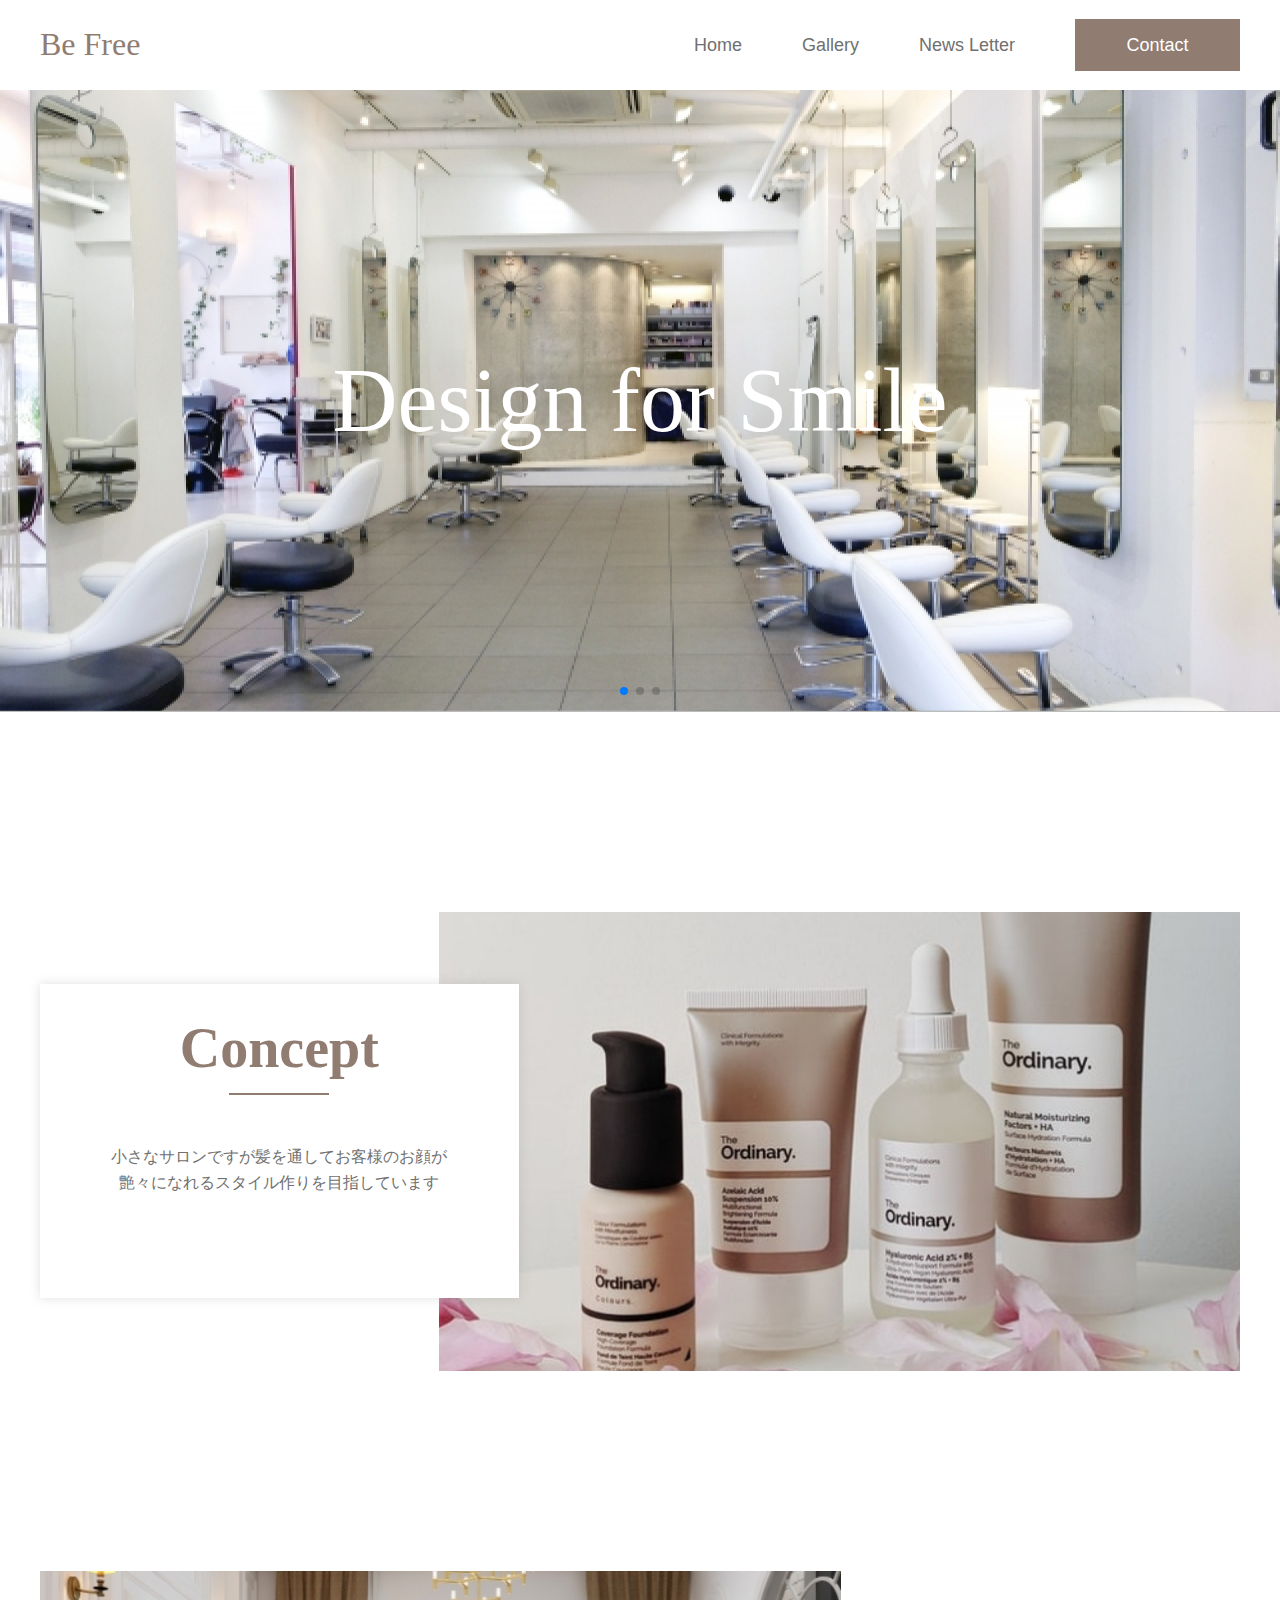
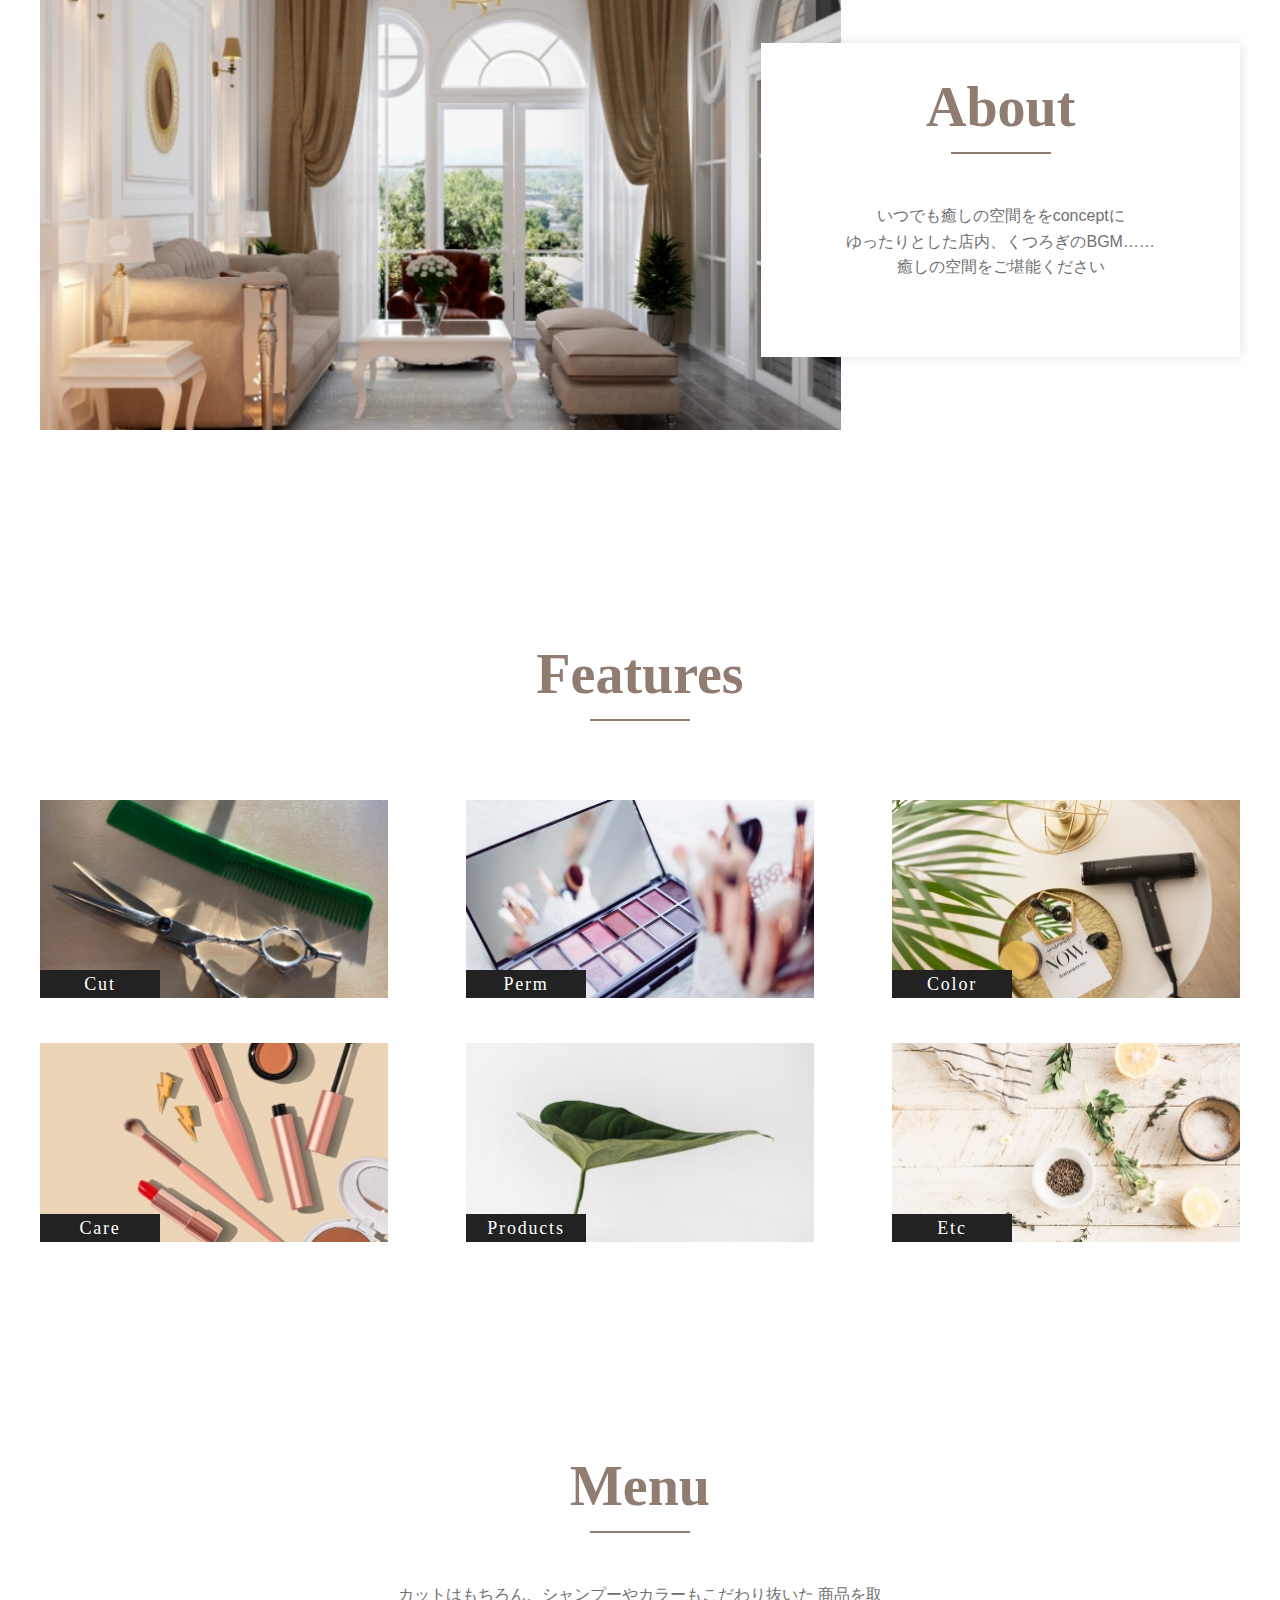
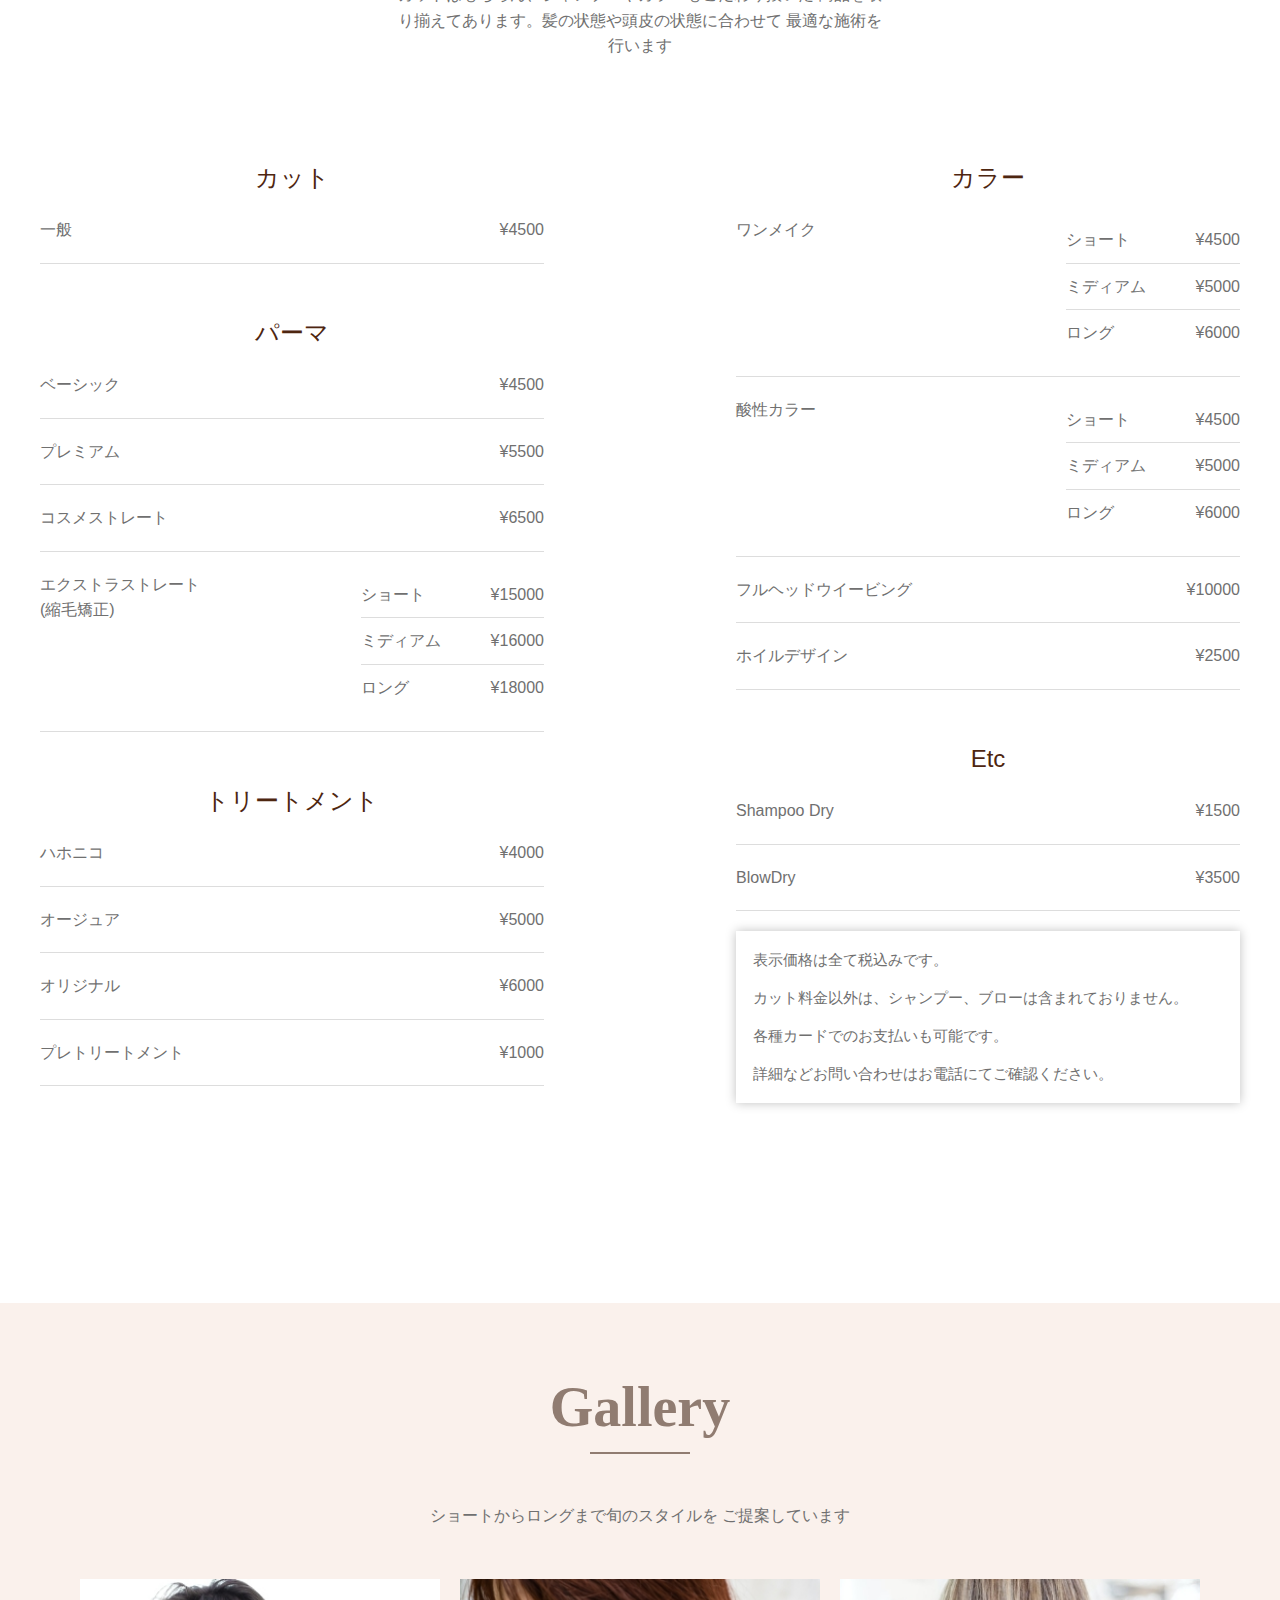
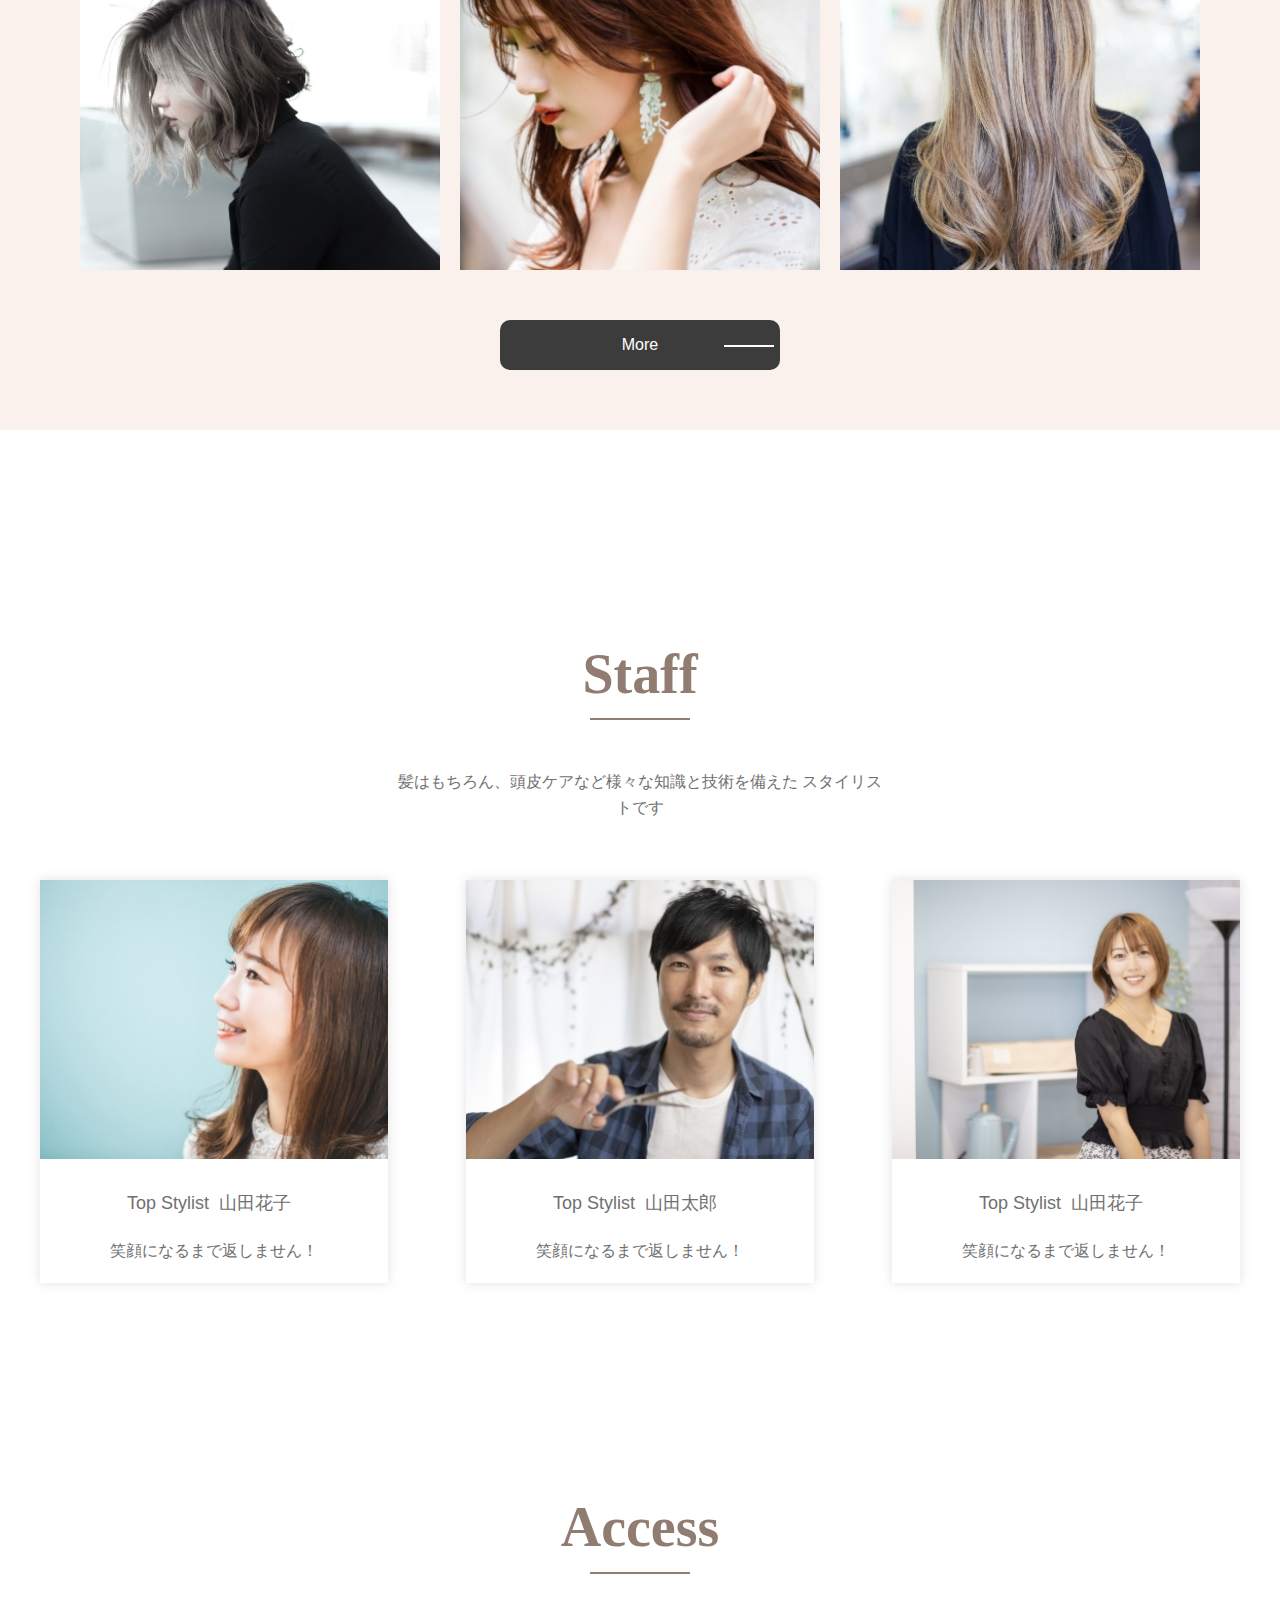
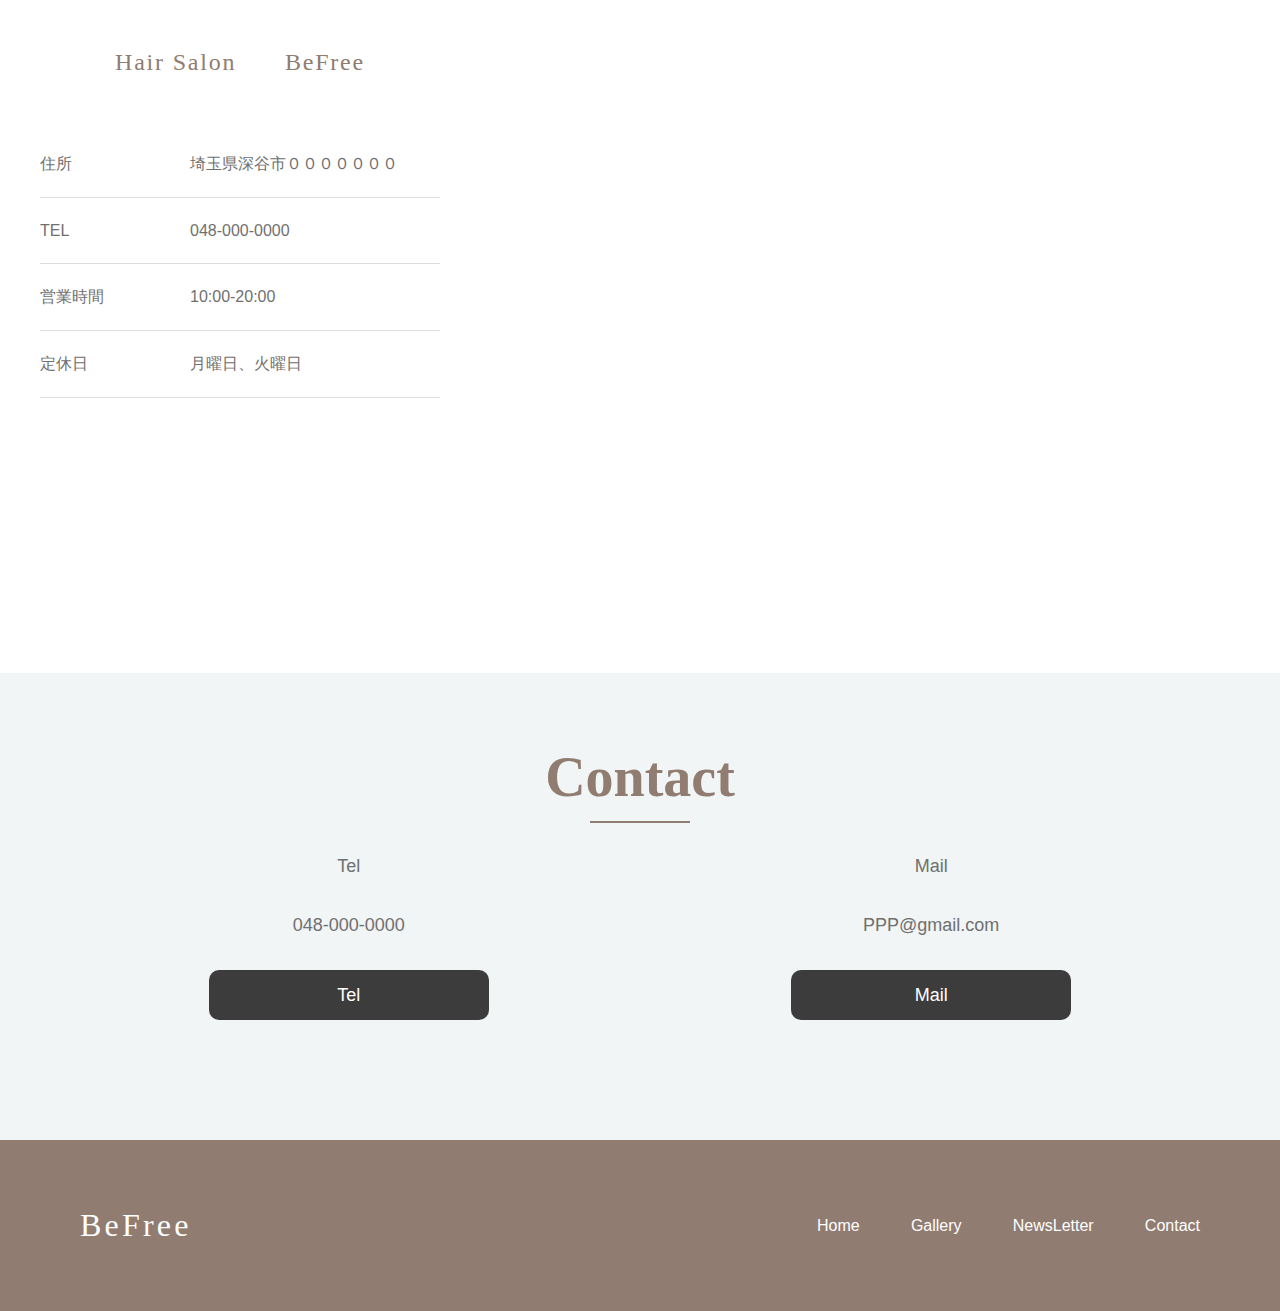
<file: index.html>
<!DOCTYPE html>
<html lang="ja">

<head>
    <meta charset="UTF-8">
    <meta name="viewport" content="width=device-width, initial-scale=1.0">
    <link rel="stylesheet" href="css/reset.css">
    <link rel="stylesheet" href="css/base.css">
    <link rel="stylesheet" href="css/swiper.css">
    <link rel="stylesheet" type="text/css" href="css/remodal.css">
    <link rel="stylesheet" type="text/css" href="css/remodal-default-theme.css">
    <link rel="stylesheet" href="css/style.css">

    <title>Document</title>
</head>

<body>
    <header id="header">
        <div class="header-container">
            <h1 class="header-title"><a href="">Be Free</a></h1>
            <nav class="gnav">
                <ul class="gnav-list">
                    <li><a href="index.html">Home</a></li>
                    <li><a href="gallery.html">Gallery</a></li>
                    <li><a href="news-letter.html">News Letter</a></li>
                    <li class="contact-btn"><a href="contact.html">Contact</a></li>
                </ul>
                <div id="js-gnav-btn" class="gnav-btn">
                    <span></span>
                    <span></span>
                    <span></span>
                </div>
            </nav>
        </div>
                
    </header>
    <main id="main">
        <article>

            <header class="main-visual">
                <h2 class="main-visual-title">Design for Smile</h2>
                <div class="swiper-container slider1">
                    <div class="swiper-wrapper">
                        <div class="swiper-slide"><img src="img/112302_s@2x.jpg"></div>
                        <div class="swiper-slide"><img src="img/22273796_m.jpg"></div>
                        <div class="swiper-slide"><img src="img/3957842.jpg"></div>
                    </div>
                    <div class="swiper-pagination"></div>
                </div>
            </header>

            <section class="concept">
                <div class="concept-box">
                    <h2 class="section-title">Concept</h2>
                    <p class="concept-text">小さなサロンですが髪を通してお客様のお顔が<br class="sp">
                        艶々になれるスタイル作りを目指しています</p>
                </div>
                <figure class="concept-img">
                    <img src="img/valeriia-miller-_42NKYROG7g-unsplash@2x.jpg">
                </figure>
            </section>

            <section class="about">
                <div class="about-box">
                    <h2 class="section-title">About</h2>
                    <p class="about-text">いつでも癒しの空間ををconceptに<br>
                        ゆったりとした店内、くつろぎのBGM……<br>
                        癒しの空間をご堪能ください</p>
                </div>
                <figure class="about-img">
                    <img src="img/ACFD3FE8-69CB-4860-90DE-A2B9F318195D_1_105_c@2x.jpg">
                </figure>
            </section>

            <section class="feature">
                <h2 class="section-title">Features</h2>
                <div class="feature-wrap">
                    <section class="feature-box">
                        <a href="#modal_a">
                            <h3 class="feature-box-title">Cut</h3>
                            <figure class="feature-img">
                                <img src="img/A729E957-4BC8-4E0D-9D77-52F1212E782B_1_105_c@2x.jpg">
                            </figure>
                        </a>
                        <div class="remodal" data-remodal-id="modal_a">
                            <button data-remodal-action="close" class="remodal-close"></button>
                            <figure class="feature-img">
                                <img src="img/A729E957-4BC8-4E0D-9D77-52F1212E782B_1_105_c@2x.jpg">
                            </figure>

                            <h4 class="remodal-title">カットのこだわり</h4>
                            <p class="remodal-text">テキストテキストテキストテキストテキストテキストテキストテキストテキストテキスト
                                テキストテキストテキストテキストテキストテキストテキストテキストテキストテキスト
                                テキストテキストテキストテキストテキストテキストテキストテキストテキストテキスト
                            </p>
                            <div>
                    </section>

                    <section class="feature-box">
                        <a href="#modal_b">
                            <h3 class="feature-box-title">Perm</h3>
                            <figure class="feature-img">
                                <img src="img/freestocks-AFvUO61NlOU-unsplash@2x.jpg">
                            </figure>
                        </a>
                        <div class="remodal" data-remodal-id="modal_b">
                            <button data-remodal-action="close" class="remodal-close"></button>
                            <figure class="feature-img">
                                <img src="img/freestocks-AFvUO61NlOU-unsplash@2x.jpg">
                            </figure>
                            <h4 class="remodal-title">パーマのこだわり</h4>
                            <p class="remodal-text">テキストテキストテキストテキストテキストテキストテキストテキストテキストテキスト
                                テキストテキストテキストテキストテキストテキストテキストテキストテキストテキスト
                                テキストテキストテキストテキストテキストテキストテキストテキストテキストテキスト
                            </p>
                            <div>
                    </section>

                    <section class="feature-box">
                        <a href="#modal_c">
                            <h3 class="feature-box-title">Color</h3>
                            <figure class="feature-img">
                                <img src="img/andrea-donato-MGt5tcLebds-unsplash@2x.jpg">
                            </figure>
                        </a>
                        <div class="remodal" data-remodal-id="modal_c">
                            <button data-remodal-action="close" class="remodal-close"></button>
                            <figure class="feature-img">
                                <img src="img/andrea-donato-MGt5tcLebds-unsplash@2x.jpg">
                            </figure>
                            <h4 class="remodal-title">カラーのこだわり</h4>
                            <p class="remodal-text">テキストテキストテキストテキストテキストテキストテキストテキストテキストテキスト
                                テキストテキストテキストテキストテキストテキストテキストテキストテキストテキスト
                                テキストテキストテキストテキストテキストテキストテキストテキストテキストテキスト
                            </p>
                            <div>
                    </section>

                    <section class="feature-box">
                        <a href="#modal_d">
                            <h3 class="feature-box-title">Care</h3>
                            <figure class="feature-img">
                                <img src="img/amy-shamblen-xwM61TPMlYk-unsplash@2x.jpg">
                            </figure>
                        </a>
                        <div class="remodal" data-remodal-id="modal_d">
                            <button data-remodal-action="close" class="remodal-close"></button>
                            <figure class="feature-img">
                                <img src="img/amy-shamblen-xwM61TPMlYk-unsplash@2x.jpg">
                            </figure>
                            <h4 class="remodal-title">ケアのこだわり</h4>
                            <p class="remodal-text">テキストテキストテキストテキストテキストテキストテキストテキストテキストテキスト
                                テキストテキストテキストテキストテキストテキストテキストテキストテキストテキスト
                                テキストテキストテキストテキストテキストテキストテキストテキストテキストテキスト
                            </p>
                            <div>
                    </section>

                    <section class="feature-box">
                        <a href="#modal_e">
                            <h3 class="feature-box-title">Products</h3>
                            <figure class="feature-img">
                                <img src="img/sarah-dorweiler-9Z1KRIfpBTM-unsplash@2x.jpg">
                            </figure>
                        </a>
                        <div class="remodal" data-remodal-id="modal_e">
                            <button data-remodal-action="close" class="remodal-close"></button>
                            <figure class="feature-img">
                                <img src="img/sarah-dorweiler-9Z1KRIfpBTM-unsplash@2x.jpg">
                            </figure>
                            <h4 class="remodal-title">取扱商品のこだわり</h4>
                            <p class="remodal-text">テキストテキストテキストテキストテキストテキストテキストテキストテキストテキスト
                                テキストテキストテキストテキストテキストテキストテキストテキストテキストテキスト
                                テキストテキストテキストテキストテキストテキストテキストテキストテキストテキスト
                            </p>
                            <div>
                    </section>

                    <section class="feature-box">
                        <a href="#modal_f">
                            <h3 class="feature-box-title">Etc</h3>
                            <figure class="feature-img">
                                <img src="img/brooke-lark-kXQ3J7_2fpc-unsplash@2x.jpg">
                            </figure>
                        </a>
                        <div class="remodal" data-remodal-id="modal_f">
                            <button data-remodal-action="close" class="remodal-close"></button>
                            <figure class="feature-img">
                                <img src="img/brooke-lark-kXQ3J7_2fpc-unsplash@2x.jpg">
                            </figure>
                            <h4 class="remodal-title">Etc</h4>
                            <p class="remodal-text">テキストテキストテキストテキストテキストテキストテキストテキストテキストテキスト
                                テキストテキストテキストテキストテキストテキストテキストテキストテキストテキスト
                                テキストテキストテキストテキストテキストテキストテキストテキストテキストテキスト
                            </p>
                            <div>
                    </section>
                </div>
            </section>

            <section class="menu">
                <h2 class="section-title">Menu</h2>
                <p class="section-text">カットはもちろん、シャンプーやカラーもこだわり抜いた
                    商品を取り揃えてあります。髪の状態や頭皮の状態に合わせて
                    最適な施術を行います</p>
                <div class="menu-wrap">
                    <div class="menu-left">
                        <section class="menu-list">
                            <h3 class="menu-list-title">カット</h3>
                            <dl class="menu-item">
                                <dt>一般</dt>
                                <dd>¥4500</dd>
                            </dl>
                        </section>
                        <section class="menu-list">
                            <h3 class="menu-list-title">パーマ</h3>
                            <dl>
                                <dt>ベーシック</dt>
                                <dd>¥4500</dd>
                            </dl>
                            <dl>
                                <dt>プレミアム</dt>
                                <dd>¥5500</dd>
                            </dl>
                            <dl>
                                <dt>コスメストレート</dt>
                                <dd>¥6500</dd>
                            </dl>
                            <dl>
                                <dt>エクストラストレート<span>(縮毛矯正)</span></dt>
                                <dd>
                                    <ul>
                                        <li>ショート<span>¥15000</span></li>
                                        <li>ミディアム<span>¥16000</span></li>
                                        <li>ロング<span>¥18000</span></li>
                                    </ul>
                                </dd>
                            </dl>
                        </section>

                        <section class="menu-list">
                            <h3 class="menu-list-title">トリートメント</h3>
                            <dl>
                                <dt>ハホニコ</dt>
                                <dd>¥4000</dd>
                            </dl>
                            <dl>
                                <dt>オージュア</dt>
                                <dd>¥5000</dd>
                            </dl>
                            <dl>
                                <dt>オリジナル</dt>
                                <dd>¥6000</dd>
                            </dl>
                            <dl>
                                <dt>プレトリートメント</dt>
                                <dd>¥1000</dd>
                            </dl>
                        </section>
                    </div>

                    <div class="menu-right">
                        <section class="menu-list">
                            <h3 class="menu-list-title">カラー</h3>
                            <dl>
                                <dt>ワンメイク</dt>
                                <dd>
                                    <ul>
                                        <li>ショート<span>¥4500</span></li>
                                        <li>ミディアム<span>¥5000</span></li>
                                        <li>ロング<span>¥6000</span></li>
                                    </ul>
                            </dl>
                            <dl>
                                <dt>酸性カラー</dt>
                                <dd>
                                    <ul>
                                        <li>ショート<span>¥4500</span></li>
                                        <li>ミディアム<span>¥5000</span></li>
                                        <li>ロング<span>¥6000</span></li>
                                    </ul>
                                </dd>
                            </dl>
                            <dl>
                                <dt>フルヘッドウイービング</dt>
                                <dd>¥10000</dd>
                            </dl>
                            <dl>
                                <dt>ホイルデザイン</dt>
                                <dd>¥2500</dd>
                            </dl>
                        </section>

                        <section class="menu-list">
                            <h3 class="menu-list-title">Etc</h3>
                            <dl>
                                <dt>Shampoo Dry</dt>
                                <dd>¥1500</dd>
                            </dl>
                            <dl>
                                <dt>BlowDry</dt>
                                <dd>¥3500</dd>
                            </dl>
                        </section>

                        <ul class="info">
                            <li>表示価格は全て税込みです。</li>
                            <li>カット料金以外は、シャンプー、ブローは含まれておりません。</li>
                            <li>各種カードでのお支払いも可能です。</li>
                            <li>詳細などお問い合わせはお電話にてご確認ください。</li>
                        </ul>
                    </div>
                </div>
            </section>

            <section class="gallery">
                <h2 class="section-title">Gallery</h2>
                <p class="section-text">ショートからロングまで旬のスタイルを
                    ご提案しています</p>
                <div class="gallery-wrap">
                    <div class="swiper-container slider2">
                        <div class="swiper-wrapper">
                            <ul class="swiper-slide">
                                <li><img src="img/oladimeji-odunsi-n5aE6hOY6do-unsplash (1)@2x.jpg">
                                </li>
                            </ul>
                            <ul class="swiper-slide">
                                <li><img src="img/22004720_m@2x.jpg"></li>
                            </ul>
                            <ul class="swiper-slide">
                                <li><img src="img/jessie-dee-dabrowski-www-jessiedee-net-W6cwaL7PMSw-unsplash@2x.jpg">
                                </li>
                            </ul>
                        </div>
                    </div>
                </div>
                <p class="black-btn"><a href="garrery.html">More</a></p>
            </section>

            <section class="staff">
                <h2 class="section-title">Staff</h2>
                <p class="section-text">髪はもちろん、頭皮ケアなど様々な知識と技術を備えた
                    スタイリストです
                </p>
                <div class="staff-box-wrap">
                    <section class="staff-box">
                        <figure class="staff-img">
                            <img src="img/4194645_s@2x.jpg">
                        </figure>
                        <div class="text-box">
                            <h3 class="staff-name">Top Stylist<span>山田花子</span></h3>
                            <p class="staff-comment">笑顔になるまで返しません！</p>
                        </div>
                    </section>

                    <section class="staff-box">
                        <figure class="staff-img">
                            <img src="img/22141654_s@2x.jpg">
                        </figure>
                        <div class="text-box">
                            <h3 class="staff-name">Top Stylist<span>山田太郎</span></h3>
                            <p class="staff-comment">笑顔になるまで返しません！</p>
                        </div>
                    </section>

                    <section class="staff-box">
                        <figure class="staff-img">
                            <img src="img/22358217_s@2x.jpg">
                        </figure>
                        <div class="text-box">
                            <h3 class="staff-name">Top Stylist<span>山田花子</span></h3>
                            <p class="staff-comment">笑顔になるまで返しません！</p>
                        </div>
                    </section>
                </div>
            </section>

            <section class="access">
                <h2 class="section-title">Access</h2>
                <div class="access-wrapper">
                    <section class="access-wrap">
                        <h3 class="salon-name">Hair Salon<span>BeFree</span></h3>
                        <dl>
                            <dt>住所</dt>
                            <dd>埼玉県深谷市０００００００</dd>
                        </dl>
                        <dl>
                            <dt>TEL</dt>
                            <dd>048-000-0000</dd>
                        </dl>
                        <dl>
                            <dt>営業時間</dt>
                            <dd>10:00-20:00</dd>
                        </dl>
                        <dl>
                            <dt>定休日</dt>
                            <dd>月曜日、火曜日</dd>
                        </dl>
                    </section>

                    <iframe
                        src="https://www.google.com/maps/embed?pb=!1m18!1m12!1m3!1d103057.607451766!2d139.18843918318927!3d36.17749795182276!2m3!1f0!2f0!3f0!3m2!1i1024!2i768!4f13.1!3m3!1m2!1s0x601edbb388cce31d%3A0x528e854367d9ea83!2z5Z-8546J55yM5rex6LC35biC!5e0!3m2!1sja!2sjp!4v1636775266066!5m2!1sja!2sjp"
                        width="600" height="450" style="border:0;" allowfullscreen="" loading="lazy">
                    </iframe>
                </div>
            </section>

            <section class="contact">
                <h2 class="section-title">Contact</h2>
                <div class="contact-wrap">
                    <dl>
                        <dt>Tel</dt>
                        <dd>048-000-0000</dd>
                        <dd class="black-btn"><a href="">Tel</a></dd>
                    </dl>
                    <dl>
                        <dt>Mail</dt>
                        <dd>PPP@gmail.com</dd>
                        <dd class="black-btn"><a href="">Mail</a></dd>
                    </dl>
                </div>
            </section>
        </article>
    </main>
    <footer id="footer">
        <div class="footer-container">
            <p class="footer-title"><a href="">BeFree</a></p>
            <nav class="footer-nav">
                <ul>
                    <li><a href="index.html">Home</a></li>
                    <li><a href="gallery.html">Gallery</a></li>
                    <li><a href="news-letter.html">NewsLetter</a></li>
                    <li><a href="contact.html">Contact</a></li>
                </ul>
            </nav>
        </div>
    </footer>

    <script src="js/jquery-min.js"></script>
    <script src="js/swiper.min.js"></script>
    <script type="text/javascript" src="js/remodal.min.js"></script>
    <script src="js/main.js"></script>






























































</body>

</html>
</file>
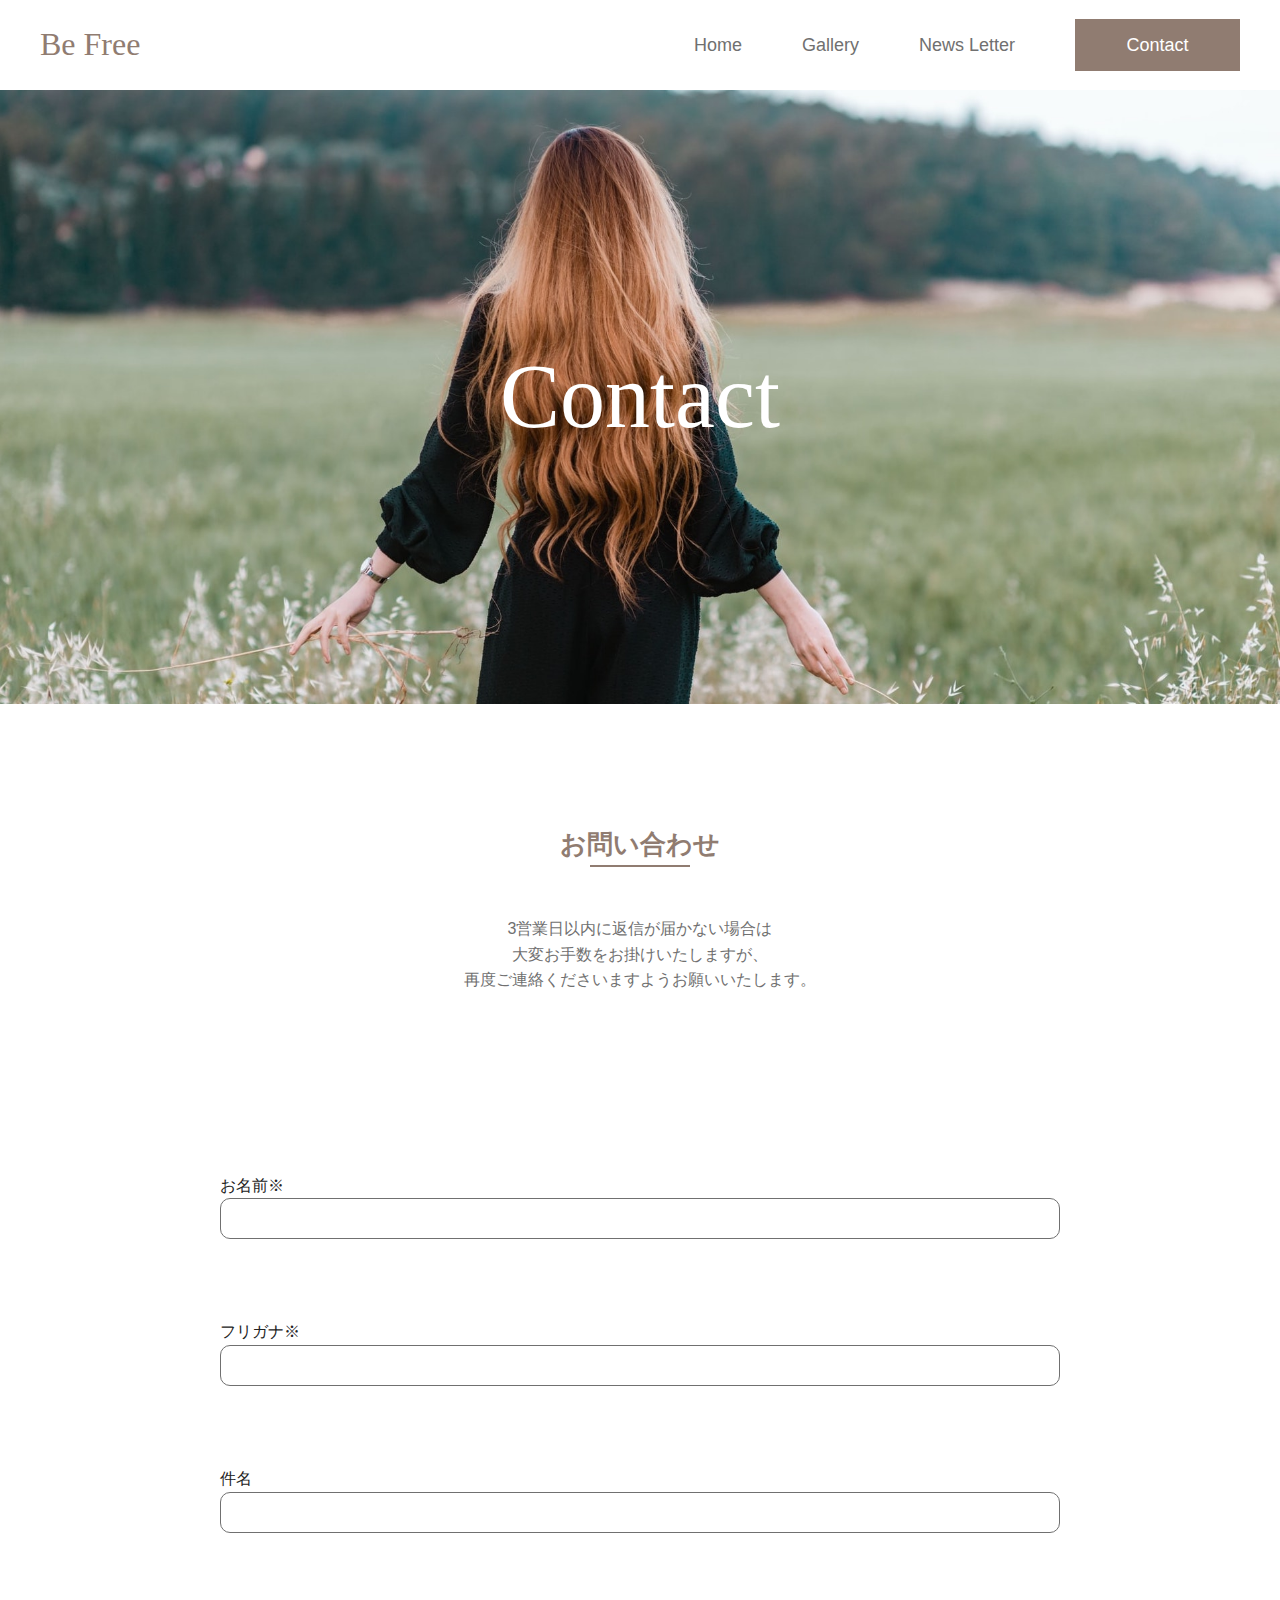
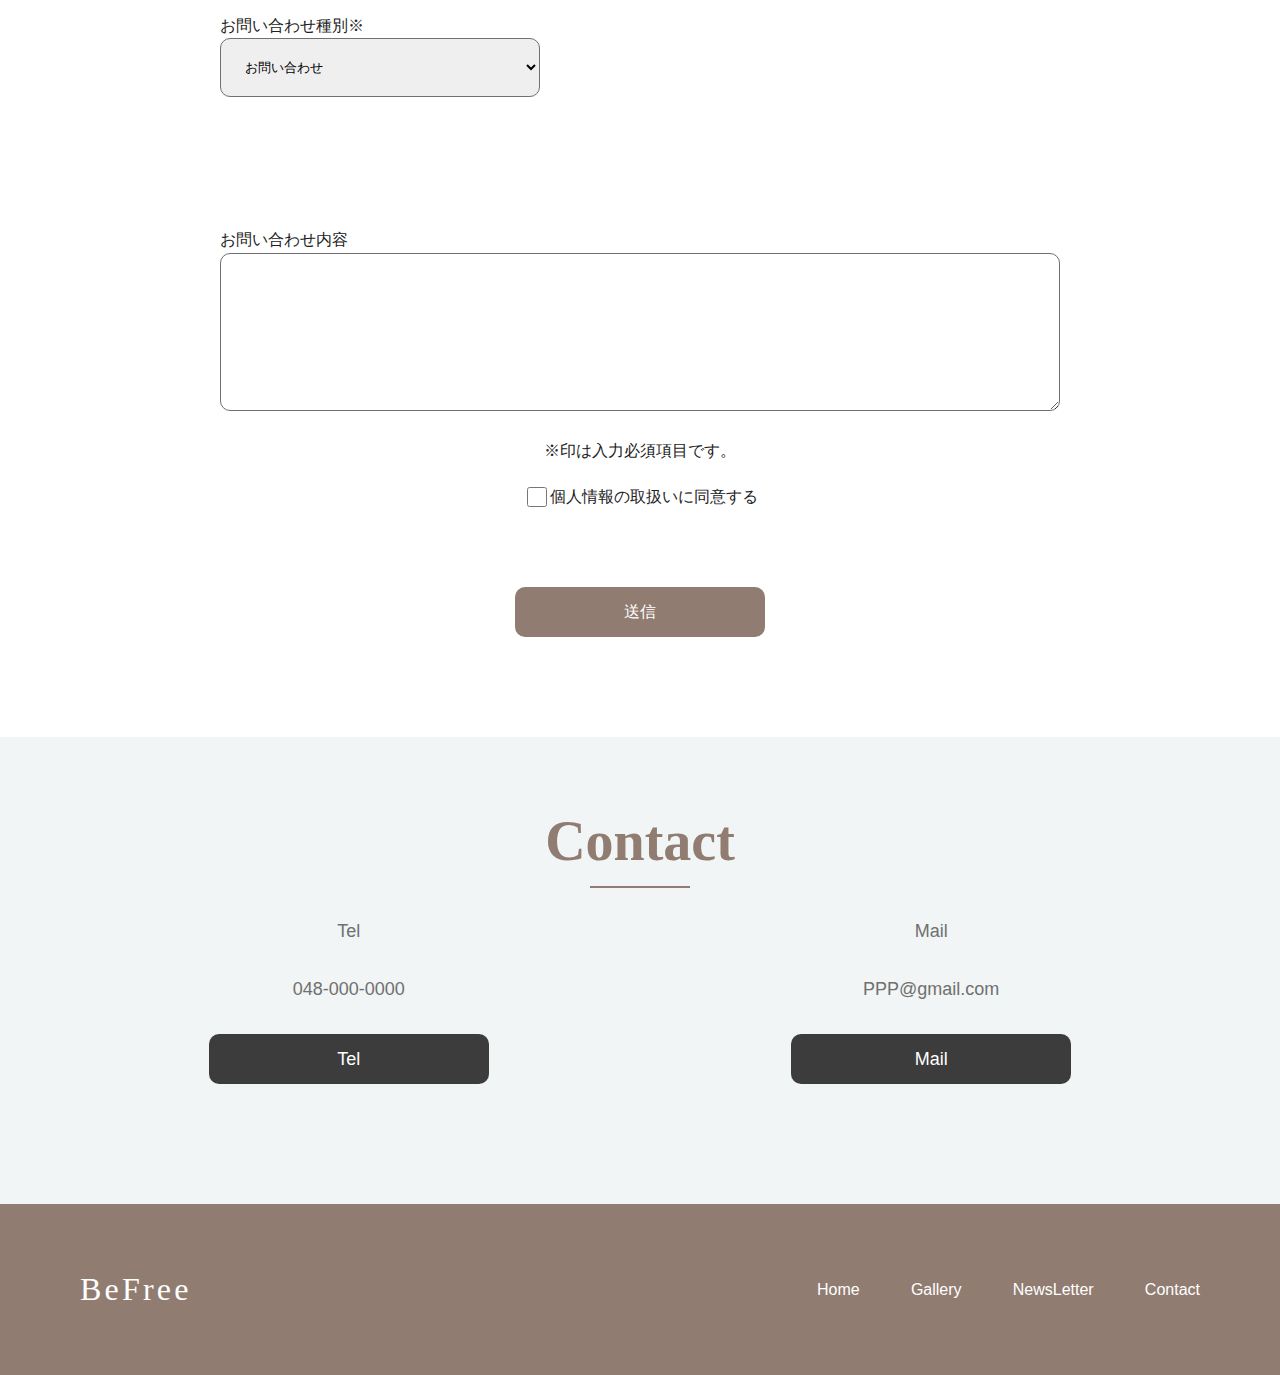
<file: contact.html>
<!DOCTYPE html>
<html lang="ja">

<head>
    <meta charset="UTF-8">
    <meta name="viewport" content="width=device-width, initial-scale=1.0">
    <link rel="stylesheet" href="css/reset.css">
    <link rel="stylesheet" href="css/base.css">
    <link rel="stylesheet" href="css/swiper.css">
    <link rel="stylesheet" href="css/style.css">

    <title>Document</title>
</head>

<body>
    <body>
        <header id="header">
            <div class="header-container">
                <h1 class="header-title"><a href="">Be Free</a></h1>
                <nav class="gnav">
                    <ul class="gnav-list">
                        <li><a href="index.html">Home</a></li>
                        <li><a href="gallery.html">Gallery</a></li>
                        <li><a href="news-letter.html">News Letter</a></li>
                        <li class="contact-btn"><a href="contact.html">Contact</a></li>
                    </ul>
                    <div id="js-gnav-btn" class="gnav-btn">
                        <span></span>
                        <span></span>
                        <span></span>
                    </div>
                </nav>
            </div>
        </header>
        <main id="main">
            <article>
                <div class="contact-visual">
                    <h2 class="contact-visual-title">Contact</h2>
                </div>
                <section class="contact-form">
                    <h2 class="section-title">お問い合わせ</h2>
                    <p class="section-text">3営業日以内に返信が届かない場合は<br>大変お手数をお掛けいたしますが、<br class="sp">
                        再度ご連絡くださいますようお願いいたします。
                    </p>
                </section>
                <form action="#" method="post">
                    <dl class="form">
                        <dt class="form-label">お名前※</dt>
                        <dd class="form-value"><input type="text"></dd>

                        <dt class="form-label">フリガナ※</dt>
                        <dd class="form-value"><input type="text"></dd>

                        <dt class="form-label">件名</dt>
                        <dd class="form-value"><input type="text"></dd>
                    </dl>
                    <div class="form">
                        <label>お問い合わせ種別※</label>
                        <select name="item">
                            <option value="">お問い合わせ</option>
                            <option value="">ご感想</option>
                            <option value="">お問い合わせ</option>
                        </select>
                    </div>
                    <dl class="form">
                        <dt class="form-label">お問い合わせ内容</dt>
                        <dd class="form-value"><textarea></textarea></dd>
                        <dt class="form-text">※印は入力必須項目です。</dt>
                        <dd class="check"><input type="checkbox">個人情報の取扱いに同意する</dd>
                    </dl>
                    <p class="form-btn"><a href="">送信</a></p>
                </form>
                <section class="contact">
                    <h2 class="section-title">Contact</h2>
                    <div class="contact-wrap">
                        <dl>
                            <dt>Tel</dt>
                            <dd>048-000-0000</dd>
                            <dd class="black-btn"><a href="">Tel</a></dd>
                        </dl>
                        <dl>
                            <dt>Mail</dt>
                            <dd>PPP@gmail.com</dd>
                            <dd class="black-btn"><a href="">Mail</a></dd>
                        </dl>
                    </div>
                </section>
            </article>
            </main>
            <footer id="footer">
                <div class="footer-container">
                    <p class="footer-title"><a href="">BeFree</a></p>
                    <nav class="footer-nav">
                        <ul>
                            <li><a href="index.html">Home</a></li>
                            <li><a href="gallery.html">Gallery</a></li>
                            <li><a href="news-letter.html">NewsLetter</a></li>
                            <li><a href="contact.html">Contact</a></li>
                        </ul>
                    </nav>
                </div>
            </footer>
        
        <script src="js/jquery-min.js"></script>
        <script src="js/swiper.min.js"></script>
        <script src="js/main.js"></script>


        











































    </body>

</html>
</file>
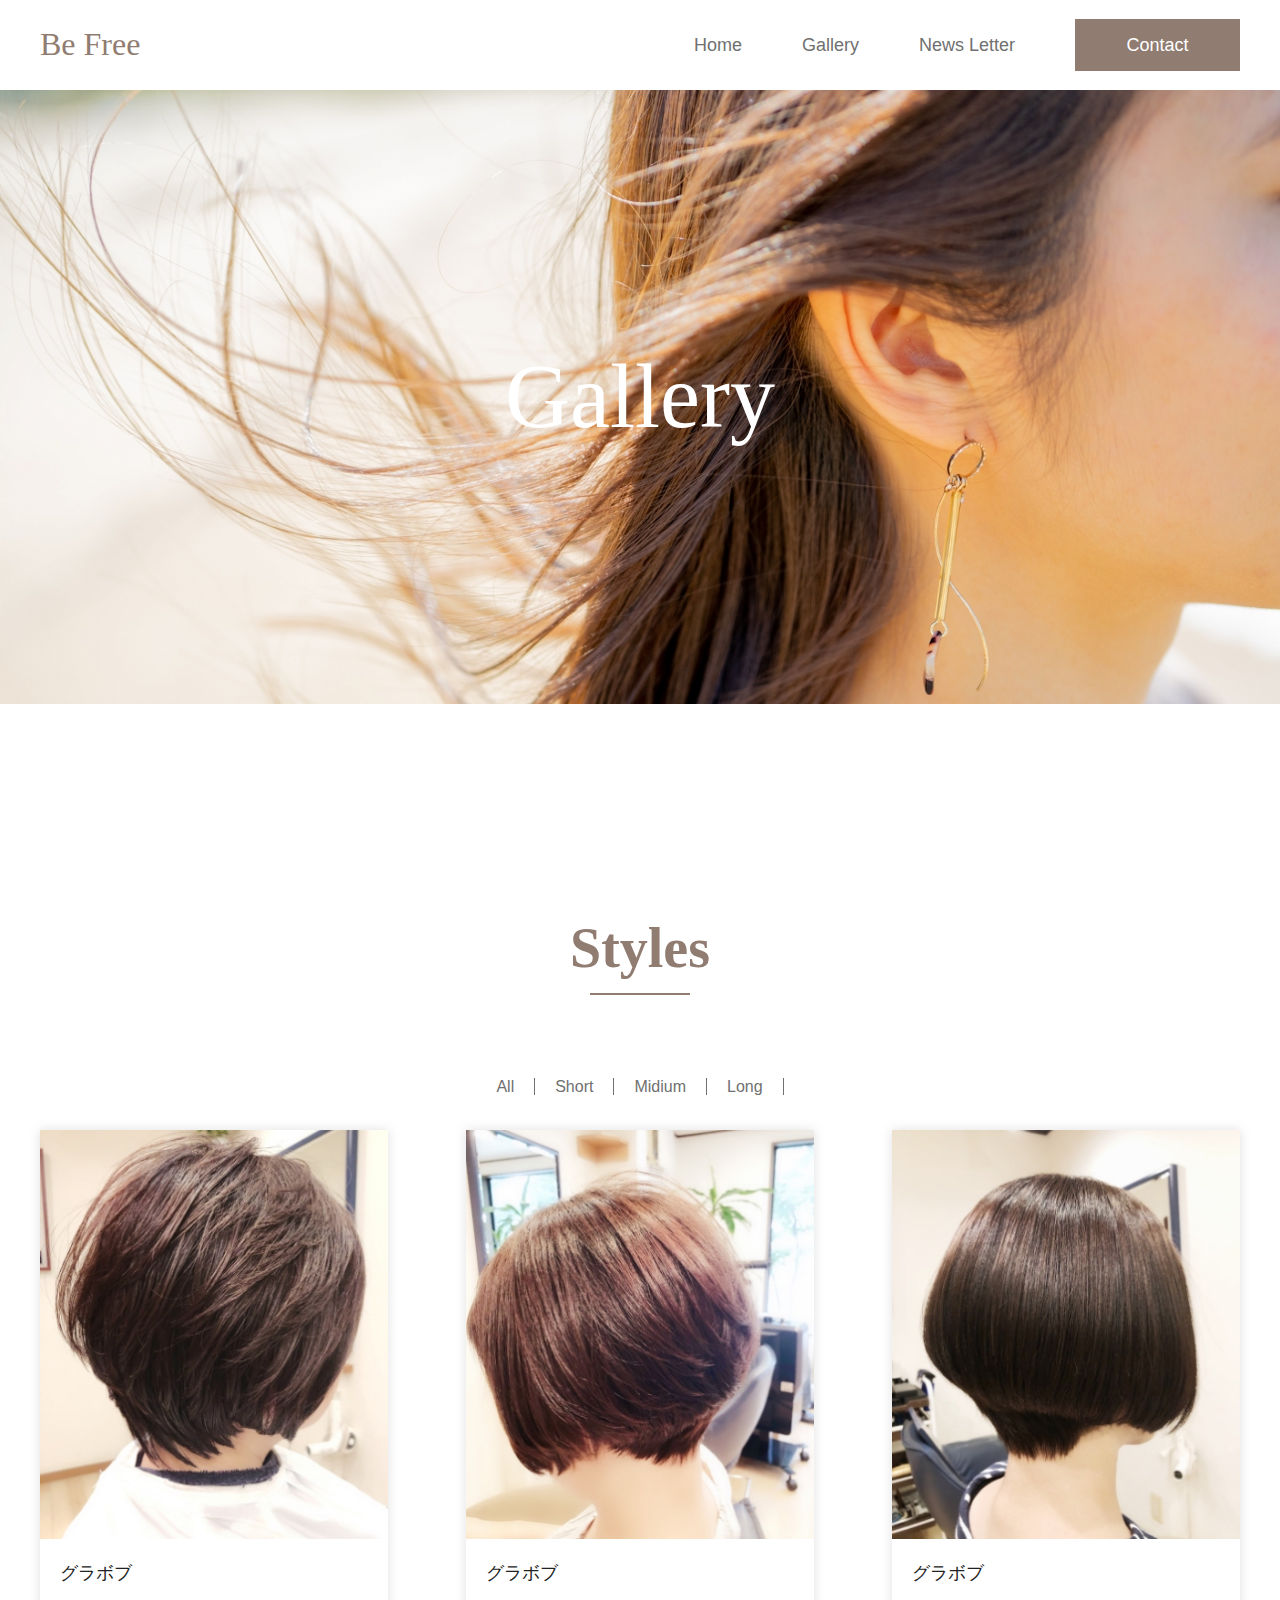
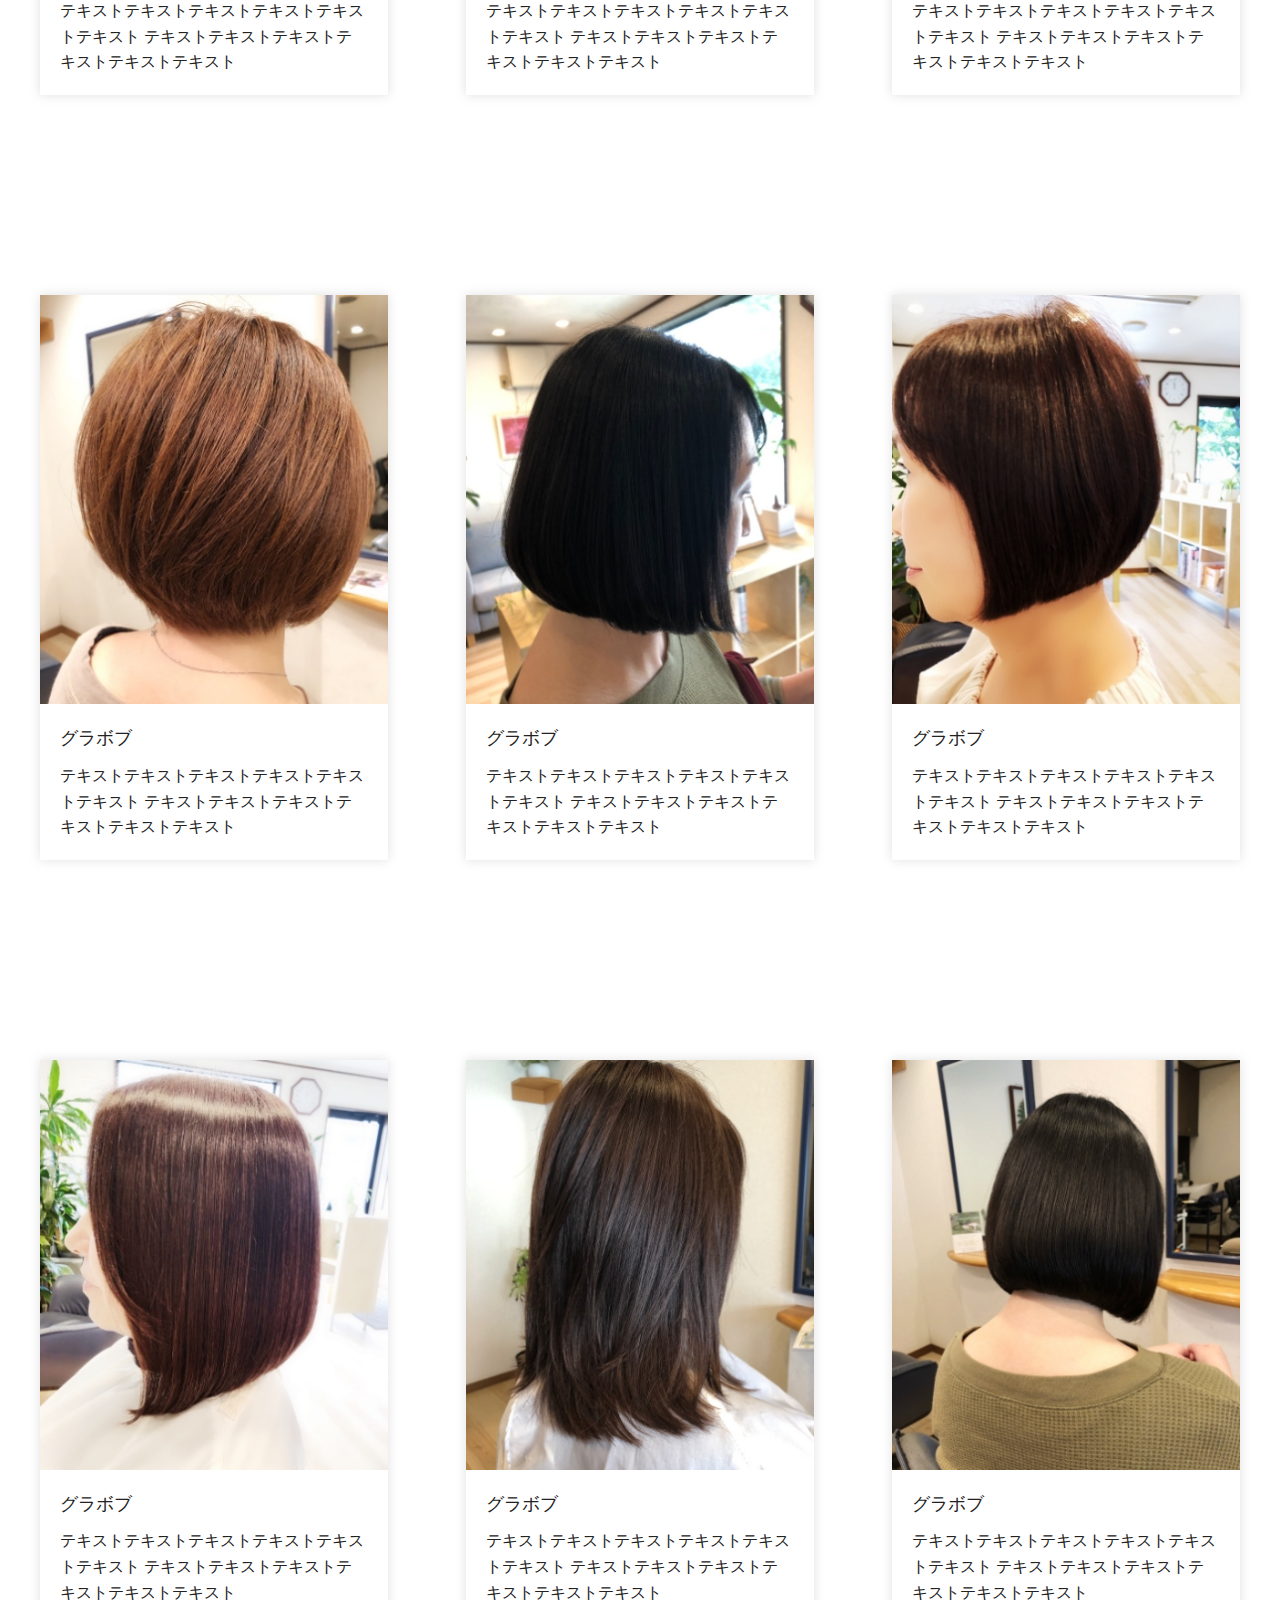
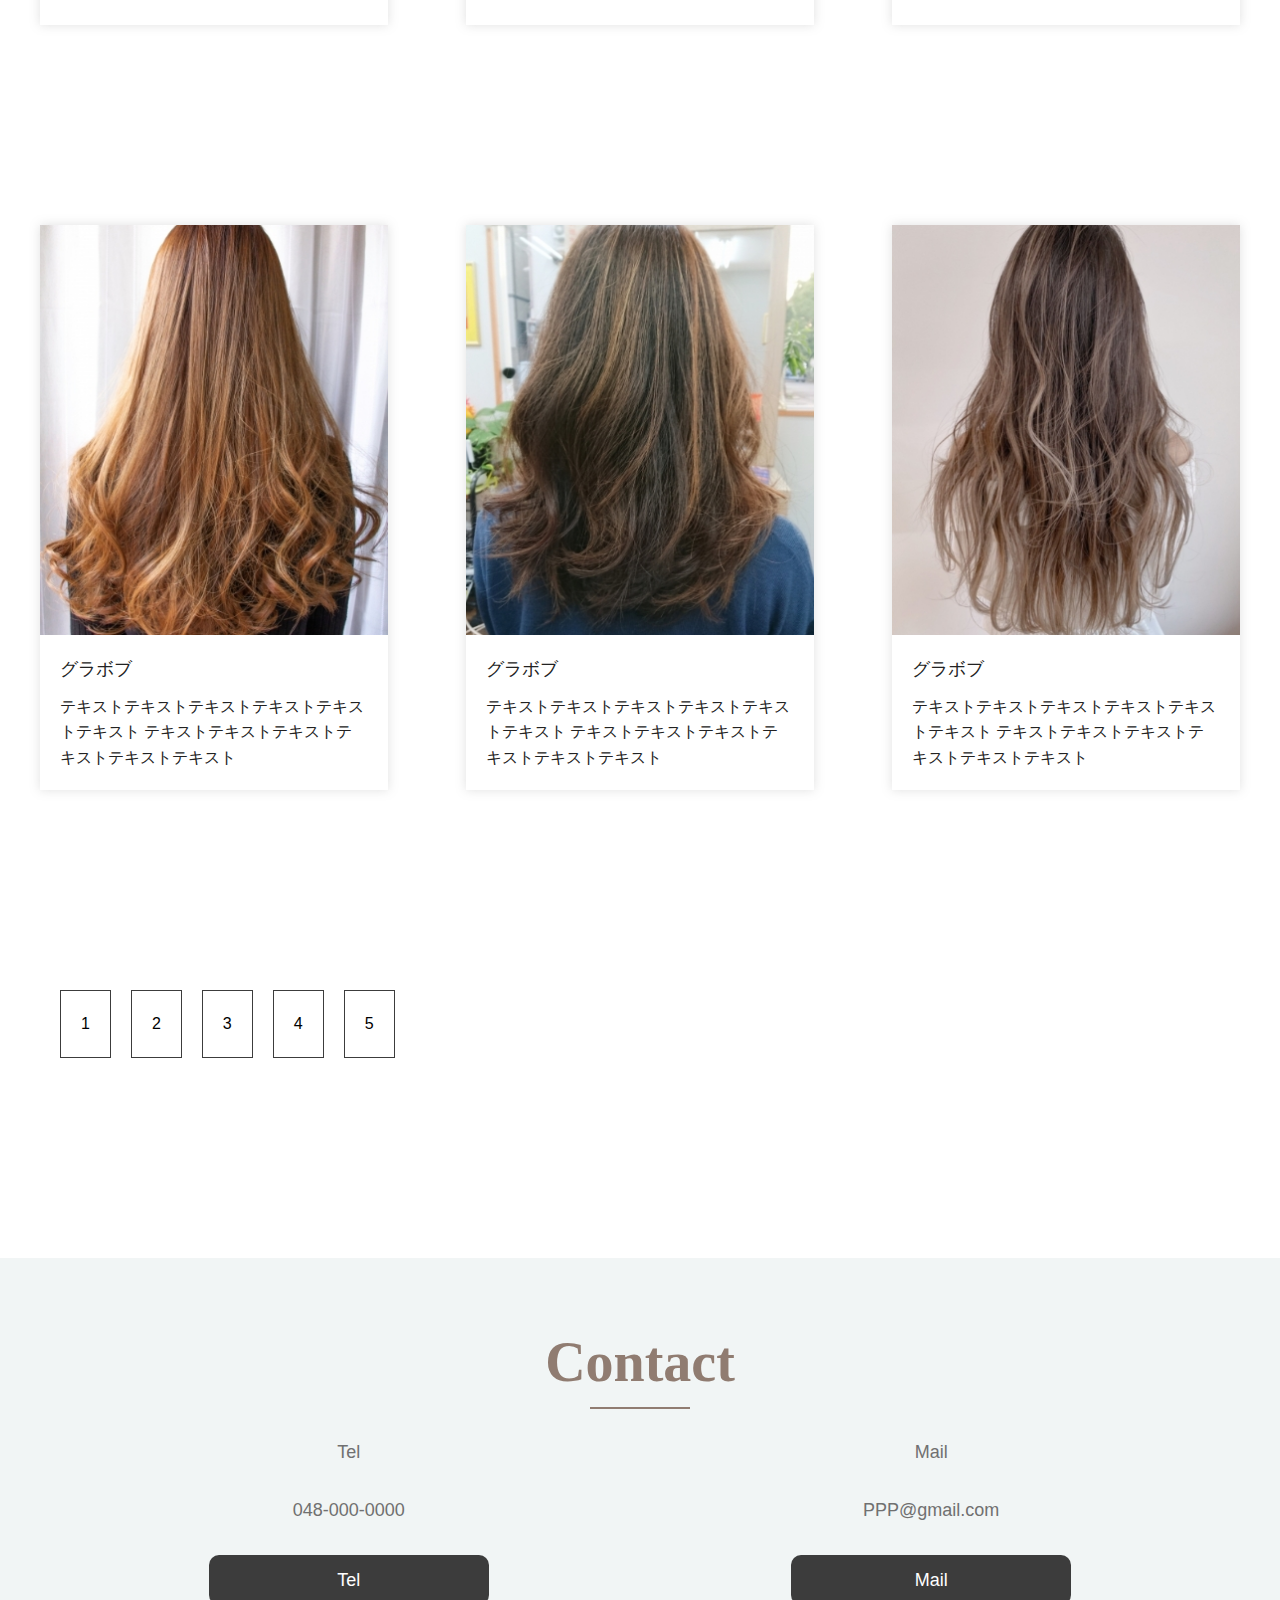
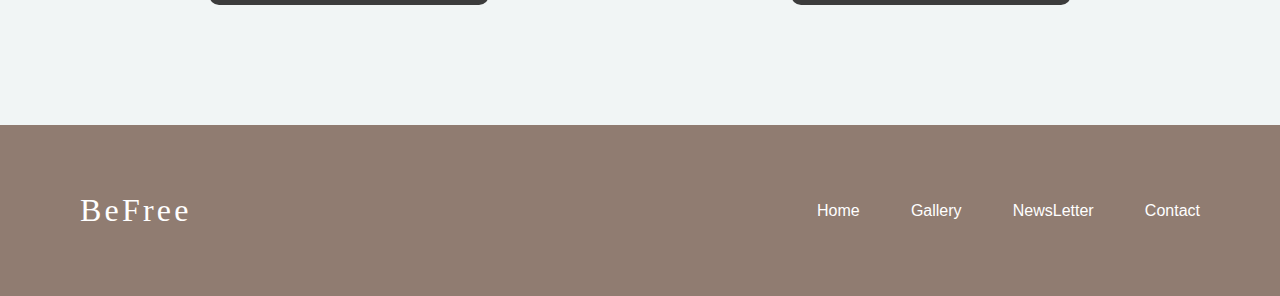
<file: gallery.html>
<!DOCTYPE html>
<html lang="ja">

<head>
    <meta charset="UTF-8">
    <meta name="viewport" content="width=device-width, initial-scale=1.0">
    <link rel="stylesheet" href="css/reset.css">
    <link rel="stylesheet" href="css/base.css">
    <link rel="stylesheet" href="css/swiper.css">
    <link rel="stylesheet" href="css/style.css">

    <title>Document</title>
</head>

<body>

    <body>
        <header id="header">
            <div class="header-container">
                <h1 class="header-title"><a href="">Be Free</a></h1>
                <nav class="gnav">
                    <ul class="gnav-list">
                        <li><a href="index.html">Home</a></li>
                        <li><a href="gallery.html">Gallery</a></li>
                        <li><a href="news-letter.html">News Letter</a></li>
                        <li class="contact-btn"><a href="contact.html">Contact</a></li>
                    </ul>
                    <div id="js-gnav-btn" class="gnav-btn">
                        <span></span>
                        <span></span>
                        <span></span>
                    </div>
                </nav>
            </div>
        </header>

        <main id="main">
            <article>
                <header class="first-visual">
                    <h2 class="first-visual-title">Gallery</h2>
                </header>

                <section class="style">
                    <h2 class="section-title">Styles</h2>
                    <ul class="style-category">
                        <li><a href="gallery.html">All</a></li>
                        <li><a href="short.html">Short</a></li>
                        <li><a href="midium.html">Midium</a></li>
                        <li><a href="long.html">Long</a></li>
                    </ul>

                    <div class="gallery-wrapper">
                        <section class="gallery-body">
                            <figure class="gallery-body-img">
                                <a href="short.html"><img
                                        src="img/4B908DEC-D35B-4BD2-B107-E65F5DF6F9A3_1_105_c@2x.jpg"></a>
                            </figure>

                            <div class="gallery-text-wrap">
                                <h3 class="gallery-body-title">グラボブ</h3>
                                <p class="gallery-body-text">テキストテキストテキストテキストテキストテキスト
                                    テキストテキストテキストテキストテキストテキスト
                                </p>
                            </div>
                        </section>

                        <section class="gallery-body">
                            <figure class="gallery-body-img">
                                <a href="short.html">
                                    <img src="img/5F4F3872-2E21-4EA4-8EF7-1B78809D4CA2_1_105_c@2x.jpg"></a>
                            </figure>
                            <div class="gallery-text-wrap">
                                <h3 class="gallery-body-title">グラボブ</h3>
                                <p class="gallery-body-text">テキストテキストテキストテキストテキストテキスト
                                    テキストテキストテキストテキストテキストテキスト
                                </p>
                            </div>
                        </section>

                        <section class="gallery-body">
                            <figure class="gallery-body-img">
                                <a href="short.html">
                                    <img src="img/B17E6C64-9E5B-4CCF-89CA-53886D3166F7_1_105_c@2x.jpg"></a>
                            </figure>
                            <div class="gallery-text-wrap">
                                <h3 class="gallery-body-title">グラボブ</h3>
                                <p class="gallery-body-text">テキストテキストテキストテキストテキストテキスト
                                    テキストテキストテキストテキストテキストテキスト
                                </p>
                            </div>
                        </section>

                        <section class="gallery-body">
                            <figure class="gallery-body-img">
                                <a href="short.html">
                                    <img src="img/C2244304-24E2-473F-BA4A-EB337C1E4ED9_1_105_c@2x.jpg"></a>
                            </figure>
                            <div class="gallery-text-wrap">
                                <h3 class="gallery-body-title">グラボブ</h3>
                                <p class="gallery-body-text">テキストテキストテキストテキストテキストテキスト
                                    テキストテキストテキストテキストテキストテキスト
                                </p>
                            </div>
                        </section>

                        <section class="gallery-body">
                            <figure class="gallery-body-img">
                                <a href="">
                                    <img src="img/31BB8B24-AA6A-4B6F-B947-A0AD3FF7B03C_1_105_c@2x.jpg"></a>
                            </figure>
                            <div class="gallery-text-wrap">

                                <h3 class="gallery-body-title">グラボブ</h3>
                                <p class="gallery-body-text">テキストテキストテキストテキストテキストテキスト
                                    テキストテキストテキストテキストテキストテキスト
                                </p>
                            </div>
                        </section>

                        <section class="gallery-body">
                            <figure class="gallery-body-img">
                                <a href="">
                                    <img src="img/A2C96392-8484-4DE3-BA6D-742FCFE14ED4_1_105_c@2x.jpg"></a>
                            </figure>
                            <div class="gallery-text-wrap">
                                <h3 class="gallery-body-title">グラボブ</h3>
                                <p class="gallery-body-text">テキストテキストテキストテキストテキストテキスト
                                    テキストテキストテキストテキストテキストテキスト
                                </p>
                            </div>
                        </section>

                        <section class="gallery-body">
                            <figure class="gallery-body-img">
                                <a href="">
                                    <img src="img/E42AEF79-ACBC-4EF1-84D5-C78378344AB9_1_105_c@2x.jpg"></a>
                            </figure>
                            <div class="gallery-text-wrap">
                                <h3 class="gallery-body-title">グラボブ</h3>
                                <p class="gallery-body-text">テキストテキストテキストテキストテキストテキスト
                                    テキストテキストテキストテキストテキストテキスト
                                </p>
                            </div>
                        </section>

                        <section class="gallery-body">
                            <figure class="garllery-body-img">
                                <a href="">
                                    <img src="img/28DD30FB-4D77-492C-BBA2-ED7B1E956720_1_105_c@2x.jpg"></a>
                            </figure>
                            <div class="gallery-text-wrap">
                                <h3 class="gallery-body-title">グラボブ</h3>
                                <p class="gallery-body-text">テキストテキストテキストテキストテキストテキスト
                                    テキストテキストテキストテキストテキストテキスト
                                </p>
                            </div>
                        </section>

                        <section class="gallery-body">
                            <figure class="gallery-body-img">
                                <a href="">
                                    <img src="img/CE7077FA-69C1-47B3-9DA0-14854E2x.jpg"></a>
                            </figure>
                            <div class="gallery-text-wrap">
                                <h3 class="gallery-body-title">グラボブ</h3>
                                <p class="gallery-body-text">テキストテキストテキストテキストテキストテキスト
                                    テキストテキストテキストテキストテキストテキスト
                                </p>
                            </div>
                        </section>

                        <section class="gallery-body">
                            <figure class="gallery-body-img">
                                <a href="">
                                    <img src="img/335307.jpg"></a>
                            </figure>
                            <div class="gallery-text-wrap">
                                <h3 class="gallery-body-title">グラボブ</h3>
                                <p class="gallery-body-text">テキストテキストテキストテキストテキストテキスト
                                    テキストテキストテキストテキストテキストテキスト
                                </p>
                            </div>
                        </section>

                        <section class="gallery-body">
                            <figure class="gallery-body-img">
                                <a href="">
                                    <img src="img/3353077_s@2x.jpg"></a>
                            </figure>
                            <div class="gallery-text-wrap">
                                <h3 class="gallery-body-title">グラボブ</h3>
                                <p class="gallery-body-text">テキストテキストテキストテキストテキストテキスト
                                    テキストテキストテキストテキストテキストテキスト
                                </p>
                            </div>
                        </section>

                        <section class="gallery-body">
                            <figure class="gallery-body-img">
                                <a href="">
                                    <img src="img/22640846_s@2x.jpg"></a>
                            </figure>
                            <div class="gallery-text-wrap">
                                <h3 class="gallery-body-title">グラボブ</h3>
                                <p class="gallery-body-text">テキストテキストテキストテキストテキストテキスト
                                    テキストテキストテキストテキストテキストテキスト
                                </p>
                            </div>
                        </section>
                    </div>

                    <ul class="gallery-btn">
                        <li><a href="">1</a></li>
                        <li><a href="">2</a></li>
                        <li><a href="">3</a></li>
                        <li><a href="">4</a></li>
                        <li><a href="">5</a></li>
                    </ul>
                </section>

                <section class="contact">
                    <h2 class="section-title">Contact</h2>
                    <div class="contact-wrap">
                        <dl>
                            <dt>Tel</dt>
                            <dd>048-000-0000</dd>
                            <dd class="black-btn"><a href="">Tel</a></dd>
                        </dl>
                        <dl>
                            <dt>Mail</dt>
                            <dd>PPP@gmail.com</dd>
                            <dd class="black-btn"><a href="">Mail</a></dd>
                        </dl>
                    </div>
                </section>
            </article>
        </main>

        <footer id="footer">
            <div class="footer-container">
                <p class="footer-title"><a href="">BeFree</a></p>
                <nav class="footer-nav">
                    <ul>
                        <li><a href="index.html">Home</a></li>
                        <li><a href="gallery.html">Gallery</a></li>
                        <li><a href="news-letter.html">NewsLetter</a></li>
                        <li><a href="contact.html">Contact</a></li>
                    </ul>
                </nav>
            </div>
        </footer>

        <script src="js/jquery-min.js"></script>
        <script src="js/swiper.min.js"></script>
        <script src="js/main.js"></script>










































    </body>

</html>
</file>
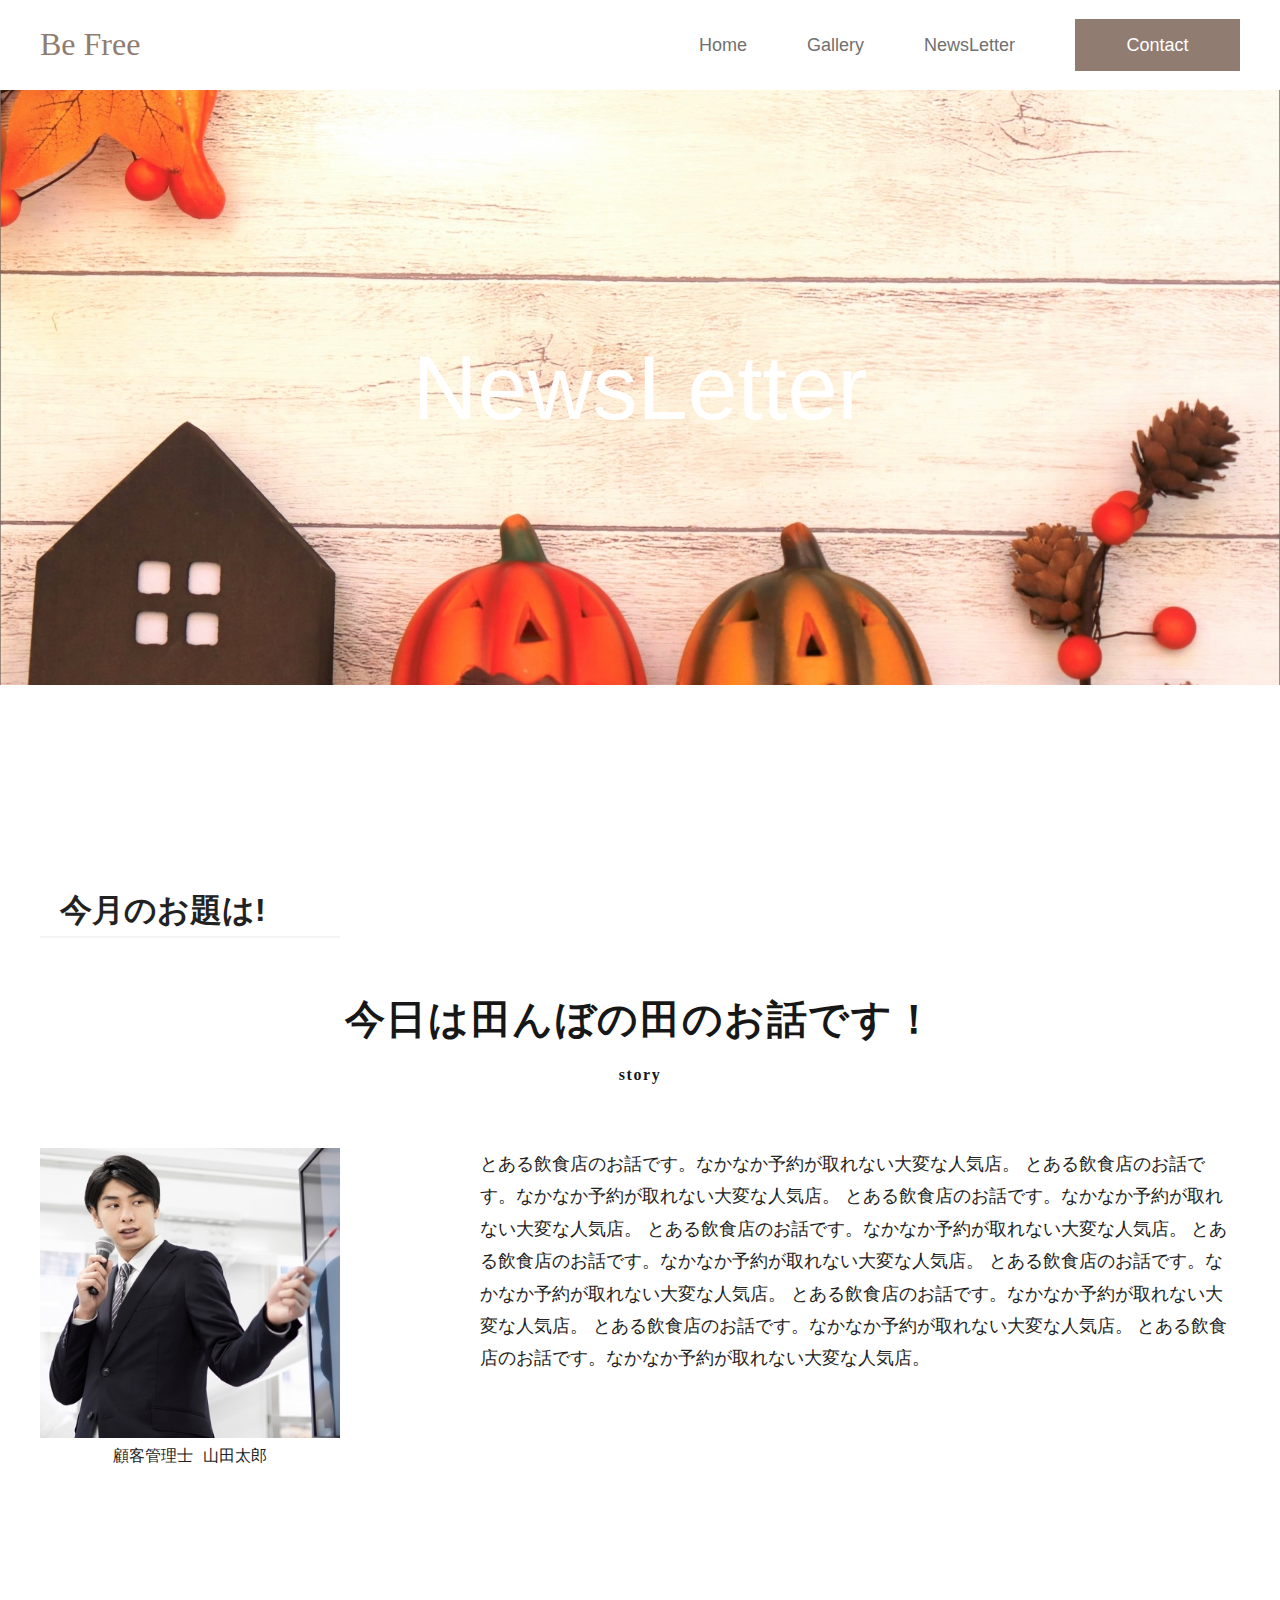
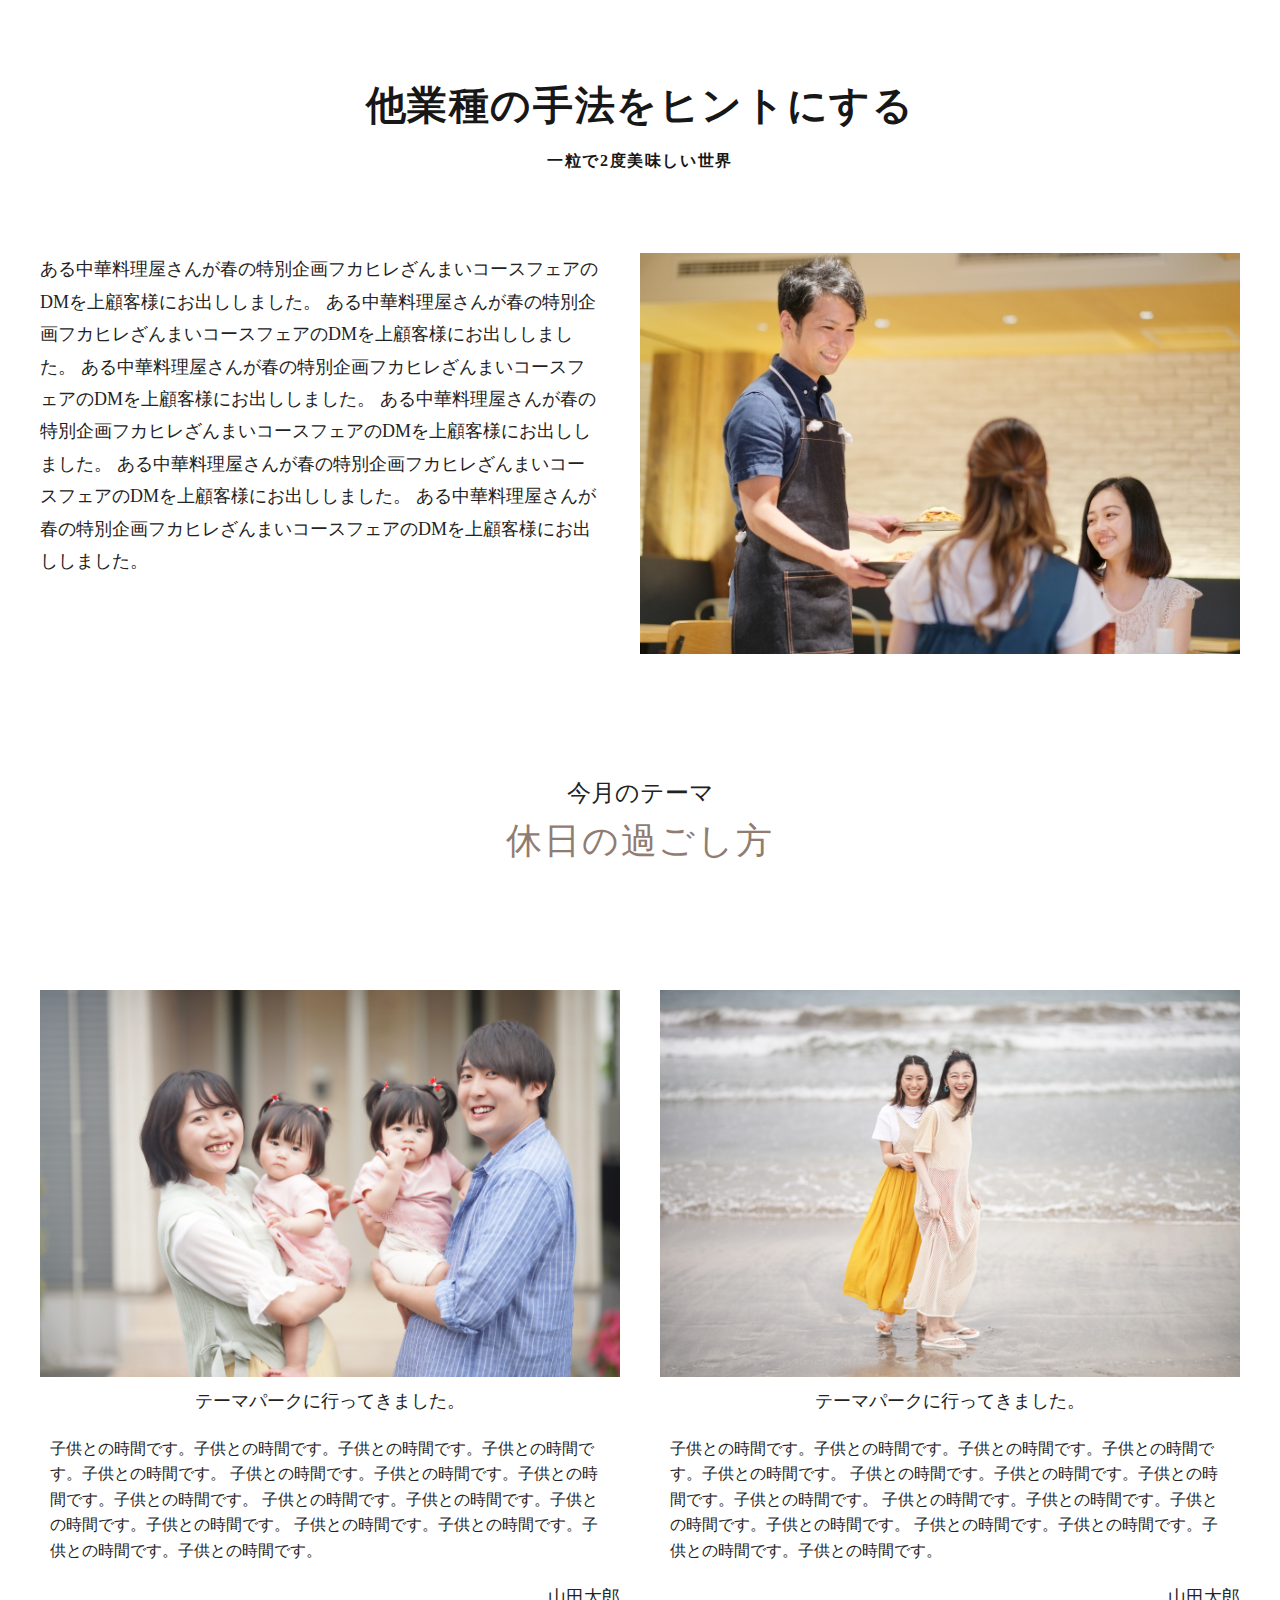
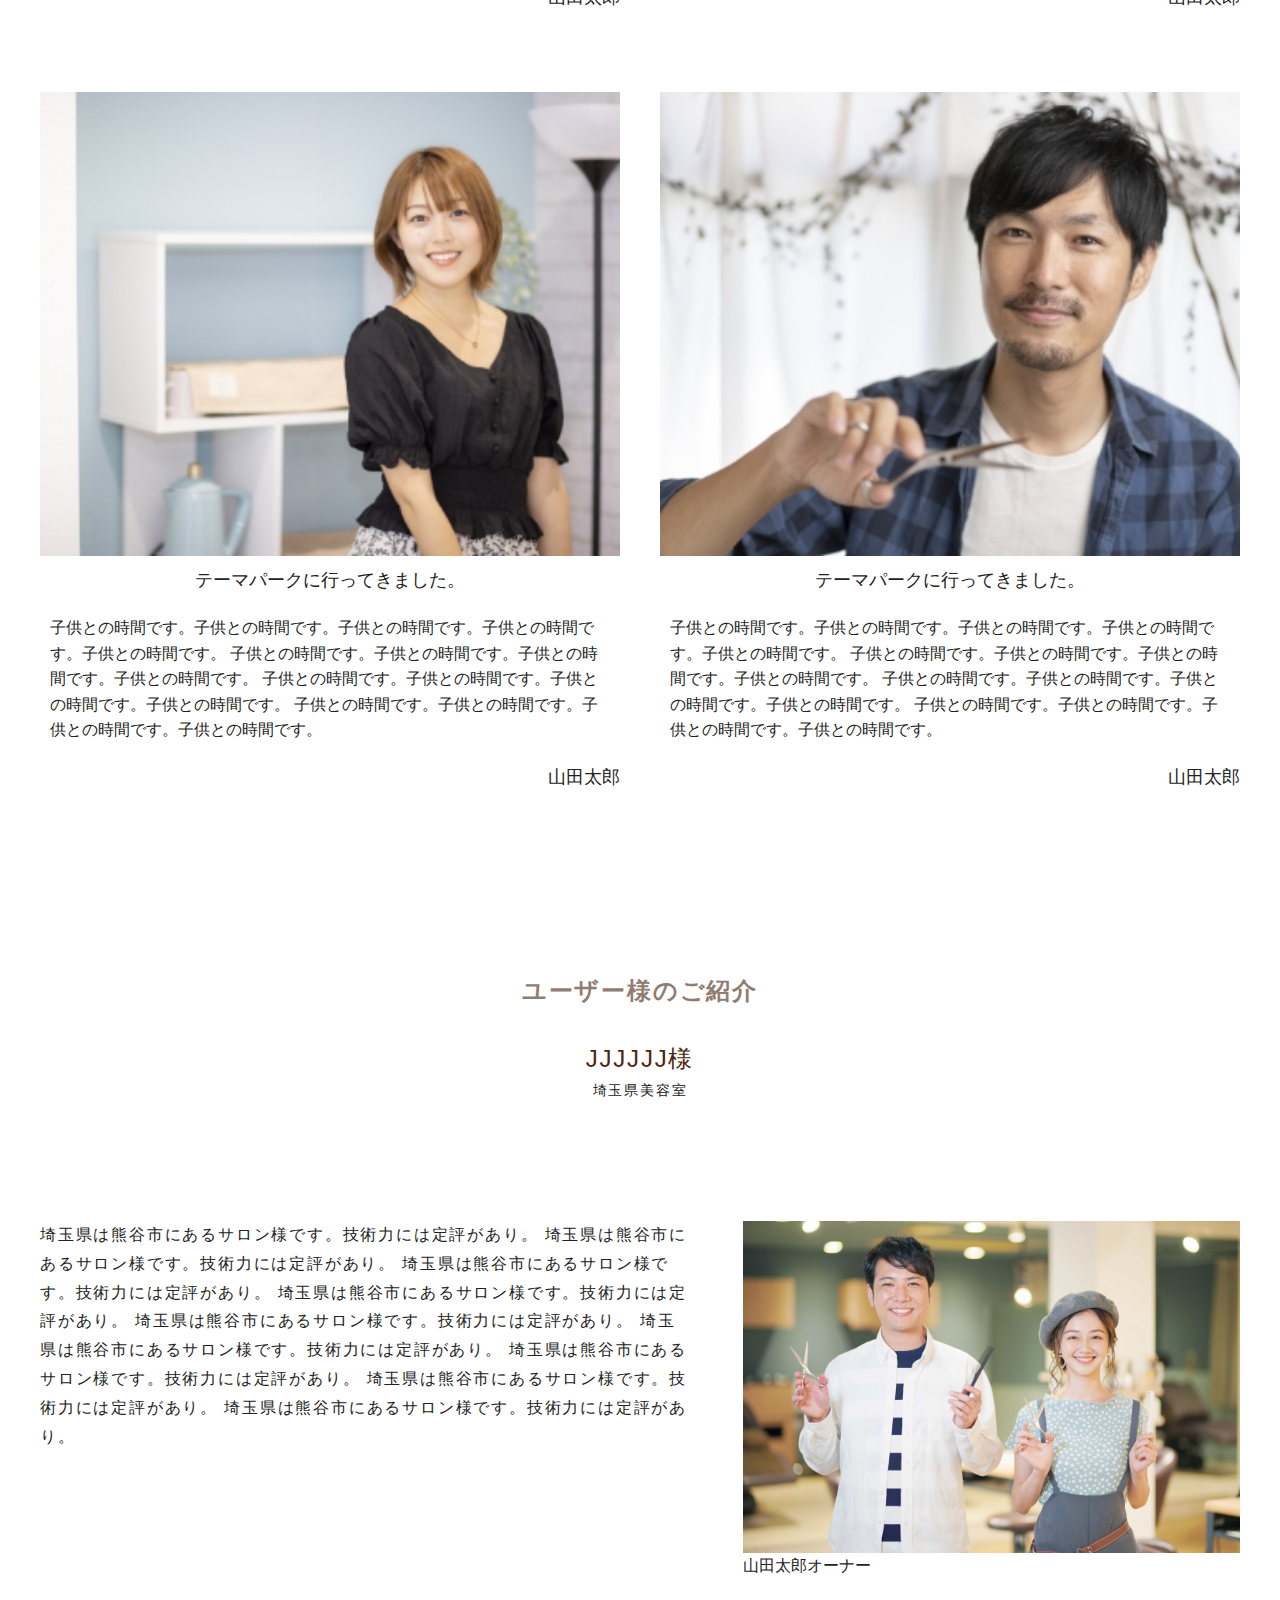
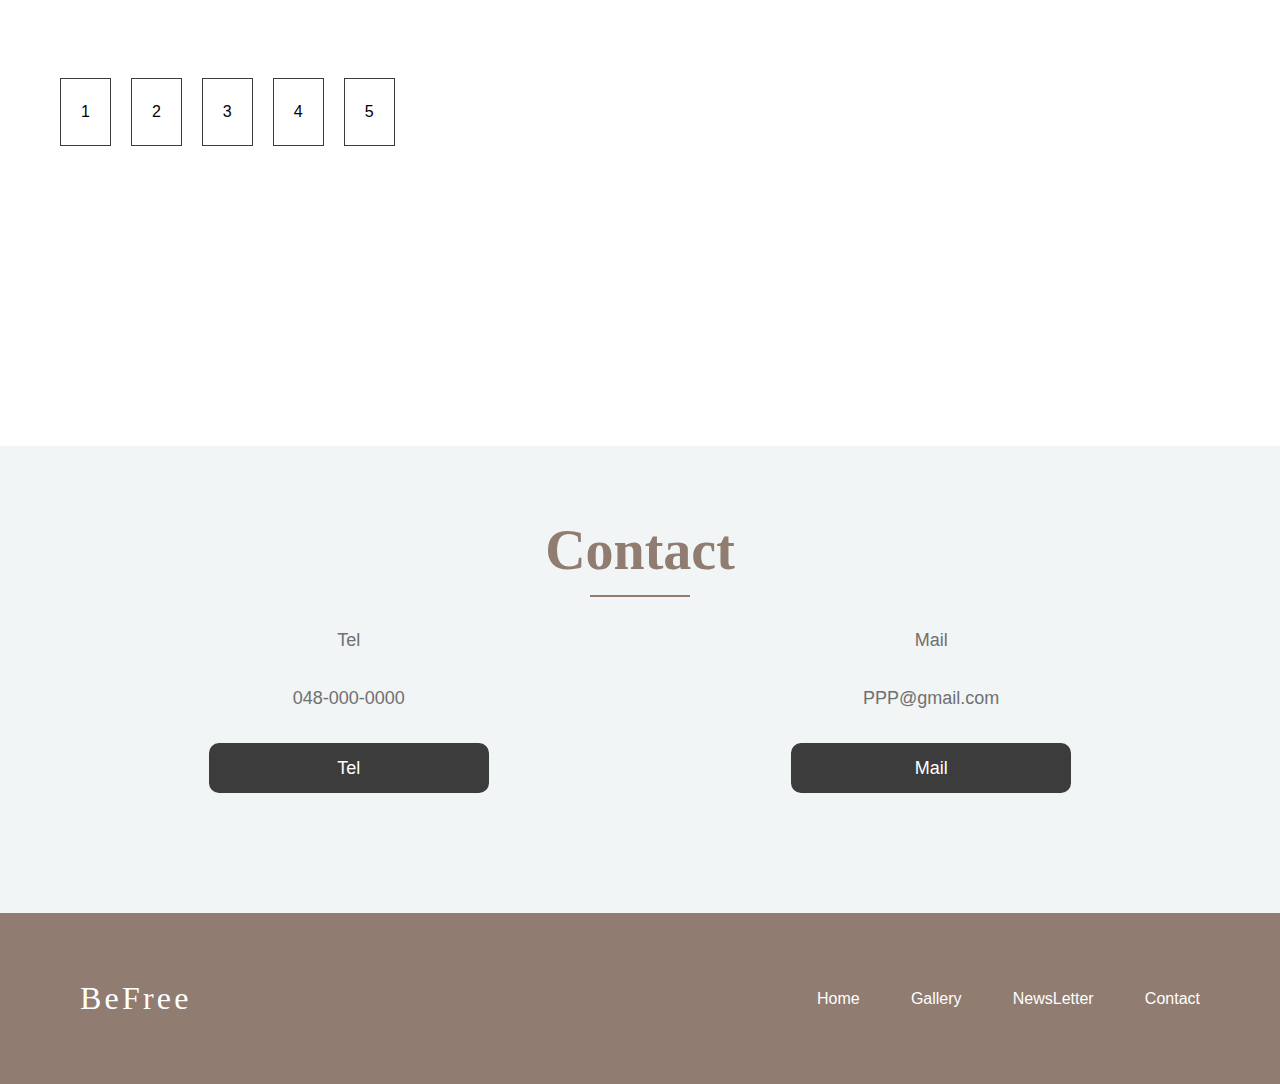
<file: news-letter.html>
<!DOCTYPE html>
<html lang="ja">

<head>
    <meta charset="UTF-8">
    <meta name="viewport" content="width=device-width, initial-scale=1.0">
    <link rel="stylesheet" href="css/reset.css">
    <link rel="stylesheet" href="css/base.css">
    <link rel="stylesheet" href="css/swiper.css">
    <link rel="stylesheet" href="css/style.css">

    <title>Document</title>
</head>

<body>

    <body>
        <header id="header">
            <div class="header-container">
                <h1 class="header-title"><a href="">Be Free</a></h1>
                <nav class="gnav">
                    <ul class="gnav-list">
                        <li><a href="index.html">Home</a></li>
                        <li><a href="gallery.html">Gallery</a></li>
                        <li><a href="news-letter.html">NewsLetter</a></li>
                        <li class="contact-btn"><a href="contact.html">Contact</a></li>
                    </ul>
                    <div id="js-gnav-btn" class="gnav-btn">
                        <span></span>
                        <span></span>
                        <span></span>
                    </div>
                </nav>
            </div>
        </header>
        <main>
            <article>
                <div class="blog-visual">
                    <h2 class="blog-visual-title">NewsLetter</h2>
                </div>

                <article class="story">
                    <h2 class="top-title">今月のお題は!</h2>
                    <h3 class="story-title">今日は田んぼの田のお話です！<span>story</span></h3>
                    <div class="story-wrap">
                        <p class="story-text">
                            とある飲食店のお話です。なかなか予約が取れない大変な人気店。
                            とある飲食店のお話です。なかなか予約が取れない大変な人気店。
                            とある飲食店のお話です。なかなか予約が取れない大変な人気店。
                            とある飲食店のお話です。なかなか予約が取れない大変な人気店。
                            とある飲食店のお話です。なかなか予約が取れない大変な人気店。
                            とある飲食店のお話です。なかなか予約が取れない大変な人気店。
                            とある飲食店のお話です。なかなか予約が取れない大変な人気店。
                            とある飲食店のお話です。なかなか予約が取れない大変な人気店。
                            とある飲食店のお話です。なかなか予約が取れない大変な人気店。
                        </p>
                        <section class="story-card">
                            <figure class="story-img">
                                <img src="img/3323889.jpg" alt="">
                            </figure>
                            <h3 class="management-name">顧客管理士<span>山田太郎</span></h3>
                        </section>
                    </div>
                </article>

                <article class="blog">
                    <h2 class="blog-title">他業種の手法をヒントにする<span>一粒で2度美味しい世界</span></h2>
                    <div class="blog-wrap">
                        <p class="blog-text">
                            ある中華料理屋さんが春の特別企画フカヒレざんまいコースフェアのDMを上顧客様にお出ししました。
                            ある中華料理屋さんが春の特別企画フカヒレざんまいコースフェアのDMを上顧客様にお出ししました。
                            ある中華料理屋さんが春の特別企画フカヒレざんまいコースフェアのDMを上顧客様にお出ししました。
                            ある中華料理屋さんが春の特別企画フカヒレざんまいコースフェアのDMを上顧客様にお出ししました。
                            ある中華料理屋さんが春の特別企画フカヒレざんまいコースフェアのDMを上顧客様にお出ししました。
                            ある中華料理屋さんが春の特別企画フカヒレざんまいコースフェアのDMを上顧客様にお出ししました。
                        </p>
                        <figure class="blog-img">
                            <img src="img/3689644.jpg" alt="">
                        </figure>
                    </div>
                </article>

                <section class="room">
                    <h2 class="room-title">今月のテーマ<span>休日の過ごし方</span></h2>
                    <div class="room-wrap">
                        <section class="room-card">
                            <figure class="room-img">
                                <img src="img/898989.jpg" alt="">
                            </figure>
                            <h3 class="room-card-title">テーマパークに行ってきました。</h3>
                            <p class="room-card-text">子供との時間です。子供との時間です。子供との時間です。子供との時間です。子供との時間です。
                                子供との時間です。子供との時間です。子供との時間です。子供との時間です。
                                子供との時間です。子供との時間です。子供との時間です。子供との時間です。
                                子供との時間です。子供との時間です。子供との時間です。子供との時間です。
                            </p>
                            <h4 class="room-stuff-name">山田太郎</h4>
                        </section>

                        <section class="room-card">
                            <figure class="room-img">
                                <img src="img/5092678.jpg" alt="">
                            </figure>
                            <h3 class="room-card-title">テーマパークに行ってきました。</h3>
                            <p class="room-card-text">子供との時間です。子供との時間です。子供との時間です。子供との時間です。子供との時間です。
                                子供との時間です。子供との時間です。子供との時間です。子供との時間です。
                                子供との時間です。子供との時間です。子供との時間です。子供との時間です。
                                子供との時間です。子供との時間です。子供との時間です。子供との時間です。
                            </p>
                            <h4 class="room-stuff-name">山田太郎</h4>
                        </section>

                        <section class="room-card">
                            <figure class="room-img">
                                <img src="img/22358217_s@2x.jpg" alt="">
                            </figure>
                            <h3 class="room-card-title">テーマパークに行ってきました。</h3>
                            <p class="room-card-text">子供との時間です。子供との時間です。子供との時間です。子供との時間です。子供との時間です。
                                子供との時間です。子供との時間です。子供との時間です。子供との時間です。
                                子供との時間です。子供との時間です。子供との時間です。子供との時間です。
                                子供との時間です。子供との時間です。子供との時間です。子供との時間です。
                            </p>
                            <h4 class="room-stuff-name">山田太郎</h4>
                        </section>

                        <section class="room-card">
                            <figure class="room-img">
                                <img src="img/22141654_s@2x.jpg">
                            </figure>
                            <h3 class="room-card-title">テーマパークに行ってきました。</h3>
                            <p class="room-card-text">子供との時間です。子供との時間です。子供との時間です。子供との時間です。子供との時間です。
                                子供との時間です。子供との時間です。子供との時間です。子供との時間です。
                                子供との時間です。子供との時間です。子供との時間です。子供との時間です。
                                子供との時間です。子供との時間です。子供との時間です。子供との時間です。
                            </p>
                            <h4 class="room-stuff-name">山田太郎</h4>
                        </section>
                    </div>
                </section>

                <section class="user">
                    <h2 class="user-title">ユーザー様のご紹介</h2>
                    <h3 class="user-shop">JJJJJJ様<span>埼玉県美容室</span></h3>
                    <div class="user-wrap">
                        <p class="user-text">埼玉県は熊谷市にあるサロン様です。技術力には定評があり。
                            埼玉県は熊谷市にあるサロン様です。技術力には定評があり。
                            埼玉県は熊谷市にあるサロン様です。技術力には定評があり。
                            埼玉県は熊谷市にあるサロン様です。技術力には定評があり。
                            埼玉県は熊谷市にあるサロン様です。技術力には定評があり。
                            埼玉県は熊谷市にあるサロン様です。技術力には定評があり。
                            埼玉県は熊谷市にあるサロン様です。技術力には定評があり。
                            埼玉県は熊谷市にあるサロン様です。技術力には定評があり。
                            埼玉県は熊谷市にあるサロン様です。技術力には定評があり。
                        </p>
                        <section class="user-img-wrap">
                            <h4 class="owner">山田太郎<span>オーナー</span></h4>
                            <figure class="user-img">
                                <img src="img/303030.jpg" alt="">
                            </figure>
                        </section>
                    </div>

                    <ul class="gallery-btn">
                        <li><a href="page.html">1</a></li>
                        <li><a href="page-second.html">2</a></li>
                        <li><a href="">3</a></li>
                        <li><a href="">4</a></li>
                        <li><a href="">5</a></li>
                    </ul>
                </section>

                <section class="contact">
                    <h2 class="section-title">Contact</h2>
                    <div class="contact-wrap">
                        <dl>
                            <dt>Tel</dt>
                            <dd>048-000-0000</dd>
                            <dd class="black-btn"><a href="">Tel</a></dd>
                        </dl>
                        <dl>
                            <dt>Mail</dt>
                            <dd>PPP@gmail.com</dd>
                            <dd class="black-btn"><a href="">Mail</a></dd>
                        </dl>
                    </div>
                </section>
            </article>
        </main>

        <footer id="footer">
            <div class="footer-container">
                <p class="footer-title"><a href="">BeFree</a></p>
                <nav class="footer-nav">
                    <ul>
                        <li><a href="index.html">Home</a></li>
                        <li><a href="gallery.html">Gallery</a></li>
                        <li><a href="news-letter.html">NewsLetter</a></li>
                        <li><a href="contact.html">Contact</a></li>
                    </ul>
                </nav>
            </div>
        </footer>
        <script src="js/jquery-min.js"></script>
        <script src="js/swiper.min.js"></script>
        <script src="js/main.js"></script>














































    </body>

</html>
</file>
<file: css/base.css>
@charset "utf-8";

*,
*::before,
*::after {
  box-sizing: border-box;
}

body {
  font-family: "Helvetica Neue", "Helvetica", "Hiragino Sans", "Hiragino Kaku Gothic ProN", "Arial", "Yu Gothic", "Meiryo", sans-serif;
  font-size: 16px;
  font-weight: 400;
  line-height: 1.6;
  color: #222;
  text-size-adjust: 100%;
}

img {
  max-width: 100%;
  height: auto;
  vertical-align: middle;
}
</file>
<file: css/remodal.css>
/* ==========================================================================
    Remodal's necessary styles
   ========================================================================== */

/* Hide scroll bar */

html.remodal-is-locked {
    overflow: hidden;

    touch-action: none;
}

/* Anti FOUC */

.remodal,
[data-remodal-id] {
    display: none;
}

/* Necessary styles of the overlay */

.remodal-overlay {
    position: fixed;
    z-index: 9999;
    top: -5000px;
    right: -5000px;
    bottom: -5000px;
    left: -5000px;

    display: none;
}

/* Necessary styles of the wrapper */

.remodal-wrapper {
    position: fixed;
    z-index: 10000;
    top: 0;
    right: 0;
    bottom: 0;
    left: 0;

    display: none;
    overflow: auto;

    text-align: center;

    -webkit-overflow-scrolling: touch;
}

.remodal-wrapper:after {
    display: inline-block;

    height: 100%;
    margin-left: -0.05em;

    content: "";
}

/* Fix iPad, iPhone glitches */

.remodal-overlay,
.remodal-wrapper {
    backface-visibility: hidden;
}

/* Necessary styles of the modal dialog */

.remodal {
    position: relative;

    outline: none;

    text-size-adjust: 100%;
}

.remodal-is-initialized {
  /* Disable Anti-FOUC */
    display: inline-block;
}
</file>
<file: css/remodal-default-theme.css>
/* ==========================================================================
    Remodal's default mobile first theme
   ========================================================================== */

/* Default theme styles for the background */

.remodal-bg.remodal-is-opening,
.remodal-bg.remodal-is-opened {
  filter: blur(3px);
}

/* Default theme styles of the overlay */

.remodal-overlay {
  background: rgba(43, 46, 56, 0.9);
}

.remodal-overlay.remodal-is-opening,
.remodal-overlay.remodal-is-closing {
  animation-duration: 0.3s;
  animation-fill-mode: forwards;
}

.remodal-overlay.remodal-is-opening {
  animation-name: remodal-overlay-opening-keyframes;
}

.remodal-overlay.remodal-is-closing {
  animation-name: remodal-overlay-closing-keyframes;
}

/* Default theme styles of the wrapper */

.remodal-wrapper {
  padding: 10px 10px 0;
}

/* Default theme styles of the modal dialog */

.remodal {
  box-sizing: border-box;
  width: 100%;
  margin-bottom: 10px;
  padding: 35px;

  transform: translate3d(0, 0, 0);

  color: #2b2e38;
  background: #fff;
}

.remodal.remodal-is-opening,
.remodal.remodal-is-closing {
  animation-duration: 0.3s;
  animation-fill-mode: forwards;
}

.remodal.remodal-is-opening {
  animation-name: remodal-opening-keyframes;
}

.remodal.remodal-is-closing {
  animation-name: remodal-closing-keyframes;
}

/* Vertical align of the modal dialog */

.remodal,
.remodal-wrapper:after {
  vertical-align: middle;
}

/* Close button */

.remodal-close {
  position: absolute;
  top: 0;
  left: 0;

  display: block;
  overflow: visible;

  width: 35px;
  height: 35px;
  margin: 0;
  padding: 0;

  cursor: pointer;
  transition: color 0.2s;
  text-decoration: none;

  color: #95979c;
  border: 0;
  outline: 0;
  background: transparent;
}

.remodal-close:hover,
.remodal-close:focus {
  color: #2b2e38;
}

.remodal-close:before {
  font-family: Arial, "Helvetica CY", "Nimbus Sans L", sans-serif !important;
  font-size: 25px;
  line-height: 35px;

  position: absolute;
  top: 0;
  left: 0;

  display: block;

  width: 35px;

  content: "\00d7";
  text-align: center;
}

/* Dialog buttons */

.remodal-confirm,
.remodal-cancel {
  font: inherit;

  display: inline-block;
  overflow: visible;

  min-width: 110px;
  margin: 0;
  padding: 12px 0;

  cursor: pointer;
  transition: background 0.2s;
  text-align: center;
  vertical-align: middle;
  text-decoration: none;

  border: 0;
  outline: 0;
}

.remodal-confirm {
  color: #fff;
  background: #81c784;
}

.remodal-confirm:hover,
.remodal-confirm:focus {
  background: #66bb6a;
}

.remodal-cancel {
  color: #fff;
  background: #e57373;
}

.remodal-cancel:hover,
.remodal-cancel:focus {
  background: #ef5350;
}

/* Remove inner padding and border in Firefox 4+ for the button tag. */

.remodal-confirm::-moz-focus-inner,
.remodal-cancel::-moz-focus-inner,
.remodal-close::-moz-focus-inner {
  padding: 0;

  border: 0;
}

/* Keyframes
   ========================================================================== */

@keyframes remodal-opening-keyframes {
  from {
    transform: scale(1.05);

    opacity: 0;
  }
  to {
    transform: none;

    opacity: 1;

    filter: blur(0);
  }
}

@keyframes remodal-closing-keyframes {
  from {
    transform: scale(1);

    opacity: 1;
  }
  to {
    transform: scale(0.95);

    opacity: 0;

    filter: blur(0);
  }
}

@keyframes remodal-overlay-opening-keyframes {
  from {
    opacity: 0;
  }
  to {
    opacity: 1;
  }
}

@keyframes remodal-overlay-closing-keyframes {
  from {
    opacity: 1;
  }
  to {
    opacity: 0;
  }
}

/* Media queries
   ========================================================================== */

@media only screen and (min-width: 641px) {
  .remodal {
    max-width: 700px;
  }
}

/* IE8
   ========================================================================== */

.lt-ie9 .remodal-overlay {
  background: #2b2e38;
}

.lt-ie9 .remodal {
  width: 700px;
}
</file>
<file: css/style.css>
body {
    overflow: hidden;
    font-family: "Helvetica Neue", "Helvetica", "Hiragino Sans", "Hiragino Kaku Gothic ProN", "Arial", "Yu Gothic", "Meiryo", sans-serif;
}

html {
    font-size: 62.5%;
    overflow: auto;
}

a {
    color: #000;
    text-decoration: none;
}
img {
    width: 100%;
    height: auto;
}

.section-title {
    font-size: 56px;
    font-family: "Didot";
    font-weight: bold;
    color:#907c71;
    text-align: center;
    position: relative;
    
}
@media screen and (max-width: 560px) {
.section-title {
    font-size: 40px;
}
}

.section-title::after {
    content: "";
    display: block;
    background-color: #907c71;
    width: 100px;
    height: 2px;
    text-align: center;
    position: absolute;
    margin: auto;
    transform: translate(-50%,-50%);
    left: 50%;
    right: 50%;
    
}

.section-text {
    width: 41%;
    margin: 50px auto;
    text-align: center;
    color: #707070;
}

@media screen and (max-width: 900px) { 
    .section-text {
        width: 80%;
    }
}
@media screen and (max-width: 560px) { 
    .section-text {
        width: 100%;
        text-align: left;
    }
}


.black-btn {
    width: 280px;
    height: 50px;
    background-color: #3c3c3c;
    line-height: 50px;
    margin: 0 auto;
    border-radius: 10px;
}
@media screen and (max-width: 900px) { 
    .black-btn{
        width: 90%;
        margin: auto;
    }
}
@media screen and (max-width: 560px) { 
    .black-btn{
        width: 100%;
        margin: auto;
    }
}


.black-btn a {
    color: #fff;
    display: block;
    text-align: center;
}
.black-btn:hover {
    opacity: 0.6
}

#header {
    width: 100%;
    height: 90px;
    display: flex;
    align-items: center;
}

.header-container {
    width: 1240px;
    margin: 0 auto;
    padding: 0 20px;
    display: flex;
    justify-content: space-between;
    align-items: center;
}


.header-title a{
    font-size: 32px;
    font-family: "Didot";
    color: #907c71;
}

.gnav-list {
    display: flex;
    align-items: center;
    color: #707070;
}


.gnav-list li a{
    margin-left: 60px;
    font-size: 18px;
    color: #707070;
}


.gnav-list li:first-of-type a{
    margin-left: 0;
}


.gnav-list li a:hover {
    text-decoration: underline;
}
.gnav-list li:last-child a{
    color: #fff;
    text-decoration: none;
}


.contact-btn a{
    width: 165px;
    height: 52px;
    background-color: #907c71;
    margin-left: 48px;
    line-height: 52px;
    align-items: center;
    justify-content: center;
    display: flex;
    color: #fff;
    transition: 0.3s
}
.contact-btn :hover{
    opacity: 0.3;
    

}
@media screen and (max-width: 900px) {
.gnav-btn {
    width: 50px;
    height: 50px;
    background-color:#907c71;
    position: fixed;
    top: 25px;
    right: 10px;
    padding-top: 6px;
    z-index: 4;
}

.gnav-btn span {
    display: block;
    width: 40px;
    height: 2px;
    background-color: #fff;
    margin: 8px auto;
}

.gnav-list {
    display: block;
    text-align: center;
    position: fixed;
    top: 0;
    left: 0;
    width: 100%;
    height: 100%;
    -webkit-transform: translate(100%);
            transform: translate(100%);
    -webkit-transition: 0.6s;
    transition: 0.6s;
    background: rgba(255, 255, 255, 0.9);
    padding: 0;
    margin-top: 0;
}

.show .gnav-list {
    -webkit-transform: translate(0);
            transform: translate(0);
    z-index: 3;
    
}

.gnav-list li {
    width: 100%;
    border: none;
    text-align: center;
    margin: 0 auto;
    padding-top: 50px;
    max-width: 500px;
}

.gnav-list li a {
    color: #000;
    display: block;
    text-align: center;
    margin: auto;
}
}


.swiper-container, .slider .swiper-slide {
    overflow: hidden;
}

.swiper-slide > img {
    max-width: 1920px;
    width: 100%;
    object-fit: cover;
}
@media screen and (max-width: 560px) { 
    .swiper-slide > img{
        height: 440px;
    }
}


.main-visual {
    display: flex;
    align-items: center;
    justify-content: center;
    position: relative;
}

.main-visual::after {
    content:"";
    display: block;
    background-color: #222;
    height: 100%;
    width: 100%;
    opacity: 0.3;
    position: absolute;
    top: 0;
    left: 0;
}

.main-visual-title {
    width: 100%;
    position: absolute;
    text-align: center;
    font-size: 90px;
    color: #fff;
    font-family: "Didot";
    z-index:2;
}
@media screen and (max-width: 900px) { 
    .main-visual-title {
        font-size: 64px;
    }
}
@media screen and (max-width: 560px) { 
    .main-visual-title {
        font-size: 32px;
    }
}


.concept {
    max-width: 1240px;
    margin: 200px auto;
    padding: 0 20px;
    display: flex;
    align-items: center;
    
}

@media screen and (max-width: 900px) { 
    .concept {
        flex-direction: column;
        margin: 80px auto;
    }
}
@media screen and (max-width: 560px) { 
    .concept {
        
        margin: 40px auto;
    }
}

.concept-box {
    width: 40%;
    padding: 20px;
    height: 314px;
    background-color: #fff;
    margin-right: -80px;
    
    position: relative;
    z-index: 2;
    box-shadow: 0 0 10px rgba(133,133,133,0.25);
}

@media screen and (max-width: 900px) { 
    .concept-box{
        width: 100%;
        margin: auto;
        margin-top: 13px;
    }
}
@media screen and (max-width: 560px) { 
    .concept-box{
        width: 100%;
        height: auto;
        padding: 20px;
        
    }
}


.concept-title {
    font-size: 56px;
    font-family: "Didot";
    font-weight: bold;
    color:#907c71;
    text-align: center;
}

.concept-text {

    font-size: 16px;
    margin-top: 50px;
    color: #707070;
    text-align: center;

}


@media screen and (max-width: 560px) { 
    .concept-text{
        margin-top: 30px;
    }
}
@media screen and (max-width: 560px) { 
    .sp{
        display: none;
    }
}



.concept-img {
    width: 67%;
    object-fit: cover;
}

@media screen and (max-width: 900px) { 
    .concept-img{
        width: 100%;
        margin: 50px auto;
    }
}
@media screen and (max-width: 560px) { 
    .concept-img{
        width: 100%;
    }
}

.about {
    max-width: 1240px;
    margin: 200px auto;
    padding: 0 20px;
    display: flex;
    flex-direction:row-reverse;
    align-items: center;
}

@media screen and (max-width: 900px) { 
    .about {
        flex-direction: column;
        margin: 54px auto;
    }
}
@media screen and (max-width: 560px) { 
    .about {
        margin-top: 0;
        margin-bottom: 0px;
    }
}

.about-box {
    width: 40%;
    padding: 20px;
    height: 314px;
    background-color: #fff;
    margin-left: -80px;
    position: relative;
    z-index: 2;
    box-shadow: 0 0 10px rgba(133,133,133,0.25);
}

@media screen and (max-width: 900px) { 
    .about-box {
        width: 100%;
        margin: auto;
        margin-top:-33px;

    }
}
@media screen and (max-width: 560px) { 
    .about-box {
        width: 100%;
        height: auto;
        padding: 20px;
    }
}

.about-title {
    font-size: 56px;
    font-family: "Didot";
    font-weight: bold;
    color:#907c71;
    text-align: center;

}
.about-text {

    font-size: 16px;
    margin-top: 50px;
    color: #707070;
    text-align: center;
}
@media screen and (max-width: 560px) { 
    .about-text{
        margin-top: 30px;
    }
}


.about-img {
    width: 67%;
    object-fit: cover;
}
@media screen and (max-width: 900px) { 
    .about-img {
        width: 100%;
        margin: 50px auto;
    }
}
@media screen and (max-width: 560px) { 
    .about-img {
        width: 100%;
    }
}

.feature {
    max-width: 1240px;
    margin: 0 auto;
    padding: 0 20px;
}

.feature-wrap {
    display: flex;
    justify-content: space-between;
    flex-wrap: wrap;
    margin-top: 80px;
}
@media screen and (max-width: 900px) { 
    .feature-wrap{
        flex-direction: column;
        margin-top: 0;
    }
}
@media screen and (max-width: 560px) { 
    .feature-wrap{
        
        margin-top: -30px;
    }
}

.feature-box {
    width: 29%;
    position: relative;
}
@media screen and (max-width: 900px) { 
    .feature-box {
        width: 100%;
        margin: auto;
    }
}
@media screen and (max-width: 560px) { 
    .feature-box {
        width: 100%;
}

}

@media screen and (max-width: 900px) { 
    .feature-box:nth-of-type(1){
        
        margin-top: 120px;

    }
}


@media screen and (max-width: 900px) { 
    .feature-box:nth-of-type(2) {
    
        margin-top: 45px;
    }
}


@media screen and (max-width: 900px) { 
    .feature-box:nth-of-type(3){
    
        margin-top: 45px;
    }
}


.feature-box:nth-of-type(4) {
    margin-top: 45px;
}


.feature-box:nth-of-type(5) {
    margin-top: 45px;
}

.feature-box:nth-of-type(6) {
    margin-top: 45px;
}

.feature-box-title {
    font-size: 18px;
    font-family: "Didot";
    letter-spacing: 1.8px;
    background-color:#222;
    color: #fff;
    width: 120px;
    text-align: center;
    position: absolute;
    bottom: 0;
}

.remodal-title {
    font-size: 24px;
    padding: 20px;
}
.remodal-text {
    font-size: 16px;
    padding: 20px;
}

.menu {
    max-width: 1240px;
    padding: 0 20px;
    margin: 200px auto;
    
}
@media screen and (max-width: 900px) { 
    .menu{
        margin: 80px auto;
    }
}

.menu-wrap {
    display: flex;
    justify-content: space-between;
    margin-top: 50px;

}

@media screen and (max-width: 900px) { 
    .menu-wrap {
        flex-direction: column;
    }
}


.menu-left {
    width: 42%;
}
@media screen and (max-width: 900px) { 
    .menu-left {
        width: 90%;
        margin: auto;
    }
}
@media screen and (max-width: 560px) { 
    .menu-left {
        width: 100%;
    
    }
}

.menu-right {
    width: 42%;
}
@media screen and (max-width: 900px) { 
    .menu-right{
        width: 90%;
        margin: auto;
    }
}
@media screen and (max-width: 560px) { 
    .menu-right{
        width: 100%;

    }
}

.menu-list {

    margin-top: 50px;
}


.menu-list-title{

    text-align: center;
    font-size: 24px;
    color: #4e2610;
    line-height: 1.6;
}

.menu-list:nth-of-type(2) dl>dt span{
    display: block;
    
}

.menu-list dl {
    display: flex;
    justify-content: space-between;
    padding: 20px 0;
    border-bottom: 1px solid #dddddd;
    color: #707070;
}


.menu-list dt {
    color: #707070;

}
@media screen and (max-width: 560px) { 
    .menu-list dt{
        font-size: 15px;
        margin: 0;
    }
}

.menu-list dd {
    color: #707070;

}
@media screen and (max-width: 560px) { 
    .menu-list dd{
        font-size: 15px;
        margin: 0;
    }
}
.menu-list ul {
    color: #707070;
    
}

.menu-list li {
    display: flex;
    justify-content: space-between;
    padding: 10px 0;
    border-bottom: 1px solid #ddd;
    color: #707070;
}

@media screen and (max-width: 560px) { 
    .menu-list li{
        font-size: 15px;
    }
}
.menu-list li:last-child {
    border: none;
}

.menu-list li span {
    margin-left: 50px;
}
@media screen and (max-width: 560px) { 
    .menu-list li span{
        margin-left: 20px;
        font-size: 15px;
    }
}

.info {
    padding: 10px;

    box-shadow: 0 0 10px rgba(0,0,0,0.25);
    margin-top: 20px;
    color: #707070;
}

.info li {
    font-size: 15px;
    padding: 7px;
}

.gallery {
    width: 100%;
    background-color:#faf1ec;
    margin: 200px auto;
    padding: 60px;
    
}

@media screen and (max-width: 900px) { 
    .gallery{
        margin: 100px auto;
        
    }
}
@media screen and (max-width: 560px) { 
    .gallery{
        padding: 20px;
        padding-bottom: 40px;
        margin-bottom: 60px;
    }

}

.gallery-wrap {
    max-width: 1240px;
    margin: 50px auto;
    padding: 0 20px;
    display: flex;
    justify-content: space-between;
}

.gallery >.black-btn a{
    position: relative;

}

.gallery >.black-btn a::after {
    content: "";
    display: inline-block;
    width: 50px;
    height: 2px;
    background-color: #fff;
    position: absolute;
    left: 80%;
    top: 50%;
}

.gallery-img {
    width: 29%;
    position: relative;
    z-index: 2;
    overflow: hidden;
    /* transition: .3s; */
}

.gallery-img img:hover {
    transform: scale(1.3);
    transition: .3s;
}

.staff {
    max-width: 1240px;
    margin: 0 auto;
    padding: 0 20px;
    color: #707070;
}
@media screen and (max-width: 900px) { 
    .staff{
        margin-top: -30px;

    }
    
}


.staff-box {
    width: 29%;
    box-shadow: 0 0 10px rgba(133,133,133,0.25);
    overflow: hidden;
}
@media screen and (max-width: 900px) { 
    .staff-box {
        width: 100%;
        margin:  20px  auto;
        margin-bottom: 30px;
    }
}
@media screen and (max-width: 540px) { 
    .staff-box {
        width: 100%;
    }
}

.staff-box-wrap {
    display: flex;
    justify-content: space-between;
    margin-top: 60px;
}
@media screen and (max-width: 900px) { 
    .staff-box-wrap {
        flex-direction: column;
    }
}
@media screen and (max-width: 560px) { 
    .staff-box-wrap {
        margin-top: 50px;
    }
}


.text-box {
    padding: 20px 0;
}

.staff-img {

    overflow: hidden;

}

.staff-img img {
    transition: 0.6s ease-in;

}
.staff-img img:hover{
    transform: scale(1.2);
}

@media screen and (max-width: 900px) { 
    .staff-img img{
        width: 100%;
        margin: auto;
    }
}

.staff-name {
    font-size: 18px;
    text-align: center;
    padding: 10px;
}
.staff-name span {
    padding: 10px;
}

.staff-comment {
    font-size: 16px;
    text-align: center;
    margin-top: 10px;
}

.access {
    max-width: 1240px;
    margin: 200px auto;
    padding: 0 20px;
}
@media screen and (max-width: 900px) { 
    .access{
        
        margin: 50px auto;
    }
}

.access-wrapper {
    display: flex;
    justify-content: space-between;
    margin-top: 50px;
}
@media screen and (max-width: 900px) { 
    .access-wrapper{
        flex-direction: column;
        margin-top: 0;
    }
}

.access-wrap {
    width: 48%;
}
@media screen and (max-width: 900px) { 
    .access-wrap{
        width: 100%;
        margin: 50px auto;
    }
}


.salon-name {
    display: flex;
    padding: 20px;
    justify-content: space-between;
    font-size: 24px;
    font-family: "Didot";
    color: #907c71;
    letter-spacing: 1.8px;
    width: 290px;
    margin: 0 auto;
    margin-bottom: 30px;
}
@media screen and (max-width: 560px) { 
    .salon-name{
        padding: 0;
        justify-content: center;
    }
}


.access-wrap dt {
    width: 150px;
    

}
.access-wrap dd {
    width: 250px;
}

.salon-name span {
    font-size: 24px;
    font-family: "Didot";
    letter-spacing: 1.8px;
    color: #907c71;
}

@media screen and (max-width: 560px) { 
    .salon-name span {
        margin-left: 20px;
        
    }
}
.access dl {
    display: flex;
    padding: 20px 0;
    color: #707070;
    border-bottom: 1px solid #ddd;
    justify-content: center;
}

iframe {
    width: 100%;
    margin: auto;
}
@media screen and (max-width: 560px) { 
    iframe{
        width: 100%;
        height: auto;
        
    }
}

.contact {
    width: 100%;
    background-color: #f1f5f5;
    padding: 60px;
}
@media screen and (max-width: 900px) { 
    .contact {
        padding: 30px 0 10px 0;
    }
}


.contact-wrap {
    max-width: 1240px;
    margin: 30px auto;
    padding: 0 20px;
    display: flex;
    justify-content: space-between;
}

.contact-wrap dl {
    width: 48%;
    
}

.contact-wrap dt {
    text-align: center;
    font-size: 18px;
    color: #707070;
}
.contact-wrap dd {
    text-align: center;
    font-size: 18px;
    margin: 30px auto;
    color: #707070;
}
#footer {
    width: 100%;
    background-color:#907c71;
    padding: 60px;
}
@media screen and (max-width: 900px) { 
    #footer {
        padding: 30px;
        
    }
}
@media screen and (max-width: 560px) { 
    #footer {
        padding: 10px 20px;
        
    }
}

.footer-container {
    max-width: 1240px;
    margin: 0 auto;
    padding: 0 20px;
    display: flex;
    align-items: center;
    justify-content: space-between;
}

@media screen and (max-width: 560px) { 
    .footer-container {
        flex-direction: column;
        padding: 0;
        align-items: flex-start;
    }
}
.footer-title a{
    font-size: 32px;
    font-family: "Didot";
    letter-spacing: 3.2px;
    color:#fff;
}
@media screen and (max-width: 560px) { 
    .footer-title a {
        font-size: 24px;
        
    }
}
.footer-nav ul {
    display: flex;
}
@media screen and (max-width: 560px) { 
    .footer-nav ul{
        margin-top: 20px;
        margin-bottom: 20px;
        
    }
}


.footer-nav ul li a{
    margin-left: 4vw;
    color: #fff;
}
@media screen and (max-width: 560px) { 
    .footer-nav ul li a{
        margin-left: 9vw;
    
    }
}


.footer-nav ul li a:hover {
    text-decoration: underline;
}

@media screen and (max-width: 560px) { 
    .footer-nav ul :first-child a{
        margin-left: 0;
        
    }
}

/* gallery */

.first-visual {
    background-image:url(../img/3503528.jpg);
    background-position: center;
    background-size: cover;
    object-fit: cover;
    display: flex;
    justify-content: center;
    align-items: center;
    position: relative;
    height: 48vw;

}
@media screen and (max-width: 560px) { 
    .first-visual{
        height: 440px;
    }
}

.first-visual-title {
    width: 100%;
    position: absolute;
    text-align: center;
    font-size: 90px;
    color: #fff;
    font-family: "Didot";
    z-index:2;
}
@media screen and (max-width: 900px) { 
    .first-visual-title {
        font-size: 64px;
        
    }
}
@media screen and (max-width: 560px) { 
    .first-visual-title {
        font-size: 48px;
        
    }
}


.style {
    max-width: 1240px;
    margin: 200px auto;
    padding: 0 20px;
}

@media screen and (max-width: 900px) { 
    .style {
        margin: 60px auto;
        
    }
}
@media screen and (max-width: 560px) { 
    .style {
        margin: 50px auto;
        
    }
}


.style-category {
    display: flex;
    margin-top: 80px;
    align-items: center;
    justify-content: center;
    

}
@media screen and (max-width: 900px) { 
    .style-category {
        margin: 60px auto;
        
    }
}
@media screen and (max-width: 560px) { 
    .style-category {
        margin: 30px auto;
        
    }
}


.style-category li a {
    border-right: 1px solid #707070;
    padding: 0 20px;
    color: #707070;
}
.style-category li:first-child a{
    padding-left: 0;
}

.style-category li:last-child {
    border-right: none;
}

.gallery-wrapper {
    display: flex;
    justify-content: space-between;
    flex-wrap: wrap;
    margin-top: 30px;
}
@media screen and (max-width: 560px) { 
    .gallery-wrapper{
        flex-direction: column;
        
    }
}

.gallery-body {
    width: 29%;
    margin: 0  0 200px;
    overflow: hidden;
    box-shadow: 0 0 10px rgba(133,133,133,0.25);
}
@media screen and (max-width: 900px) { 
    .gallery-body{
        width: 48%;
        margin-bottom: 50px;
    }
}

@media screen and (max-width: 560px) { 
    .gallery-body{
        width: 100%;
        
    }
}

.gallery-body-text-wrap {
    padding: 20px;

}

.gallery-body-img {
    overflow: hidden;
}

.gallery-body-img img {
    transition: 0.3s ease-in;

}

.gallery-body-img img:hover {
    transform: scale(1.2);
}


.gallery-text-wrap {

    padding: 20px;
    box-shadow: 0 0 10px rgba(133,133,133,0.25);
}
.gallery-body-title {
    margin-bottom: 10px;
    font-size: 18px;
}
.gallery-btn li {
    border: 1px solid #3c3c3c;
    padding: 20px;
}
@media screen and (max-width: 560px) { 
.gallery-btn li{
    
        padding: 15px;
    }
}
@media screen and (max-width: 560px) { 
    .gallery-btn li:first-child{
    
        margin-left:0px;
    
    }
}



/* contact */
.contact-visual{

    background-image: url(../img/rana-sawalha-moHYuEHHP3c-unsplash.jpg);
    background-size: cover;
    background-position: center;
    display: flex;
    justify-content:center;
    align-items: center;
    position: relative;
    object-fit: cover;
    height: 48vw;

}
@media screen and (max-width: 560px) { 
    .contact-visual{
        height: 440px;
    }
}

.contact-visual-title {
    width: 100%;
    position: absolute;
    text-align: center;
    font-size: 90px;
    color: #fff;
    font-family: "Didot";
    z-index:2;

}
@media screen and (max-width: 900px) { 
    .contact-visual-title {
        font-size: 64px;
        
    }
}
@media screen and (max-width: 560px) { 
    .contact-visual-title {
        font-size: 48px;
        
    }
}


.contact-form {
    max-width: 1200px;
    margin: 0  auto;
    padding-top: 120px;
    padding-bottom: 30px;
}
.contact-form> .section-title {
    font-size: 26px;

}


form {
    max-width: 1200px;
    margin: 100px auto;
    padding-bottom: 250px;
    padding: 0 180px;
}
@media screen and (max-width: 900px) { 
form{
    
        padding: 0 50px;
        margin-top: 0;
    }
}
@media screen and (max-width: 560px) { 
form{
    
        padding: 0 20px;
    }
}
@media screen and (max-width: 560px) { 
.contact-form>.section-text{
    
        text-align: center;
        padding: 0 20px;

    }
}

.form-value {
    width: 100%;
    
}

input {
    width: 100%;
    padding: 12px;
    margin-bottom: 80px;
    border: 1px solid #707070;
    border-radius: 10px;
}

@media screen and (max-width: 560px) { 
input{
    
        margin-bottom: 50px;
    }
}

label {
    display: block;
}
select {
    width: 320px;
    padding: 20px ;
    margin-bottom: 130px;
    border: 1px solid #707070;
    border-radius: 10px;
}
@media screen and (max-width: 560px) { 
select{
    
    width: 280px;
    }
}

textarea {
    width: 100%;
    padding: 60px 0;
    border: 1px solid #707070;
    border-radius: 10px;
}
.form-text {
    text-align: center;
    margin: 20px;
}

.check{
    display: flex;
    justify-content: center;
    

}
input[type="checkbox"] {
    width: 20px;
    height: 20px;
}

.form-btn {
    width: 250px;
    height: 50px;
    background-color: #907c71;
    line-height: 50px;
    margin: auto;
    border-radius: 10px;
}



.form-btn a{
    display: block;
    text-align: center;
    color: #fff;
    
    
}
.form-btn:hover {
    opacity: 0.6;
}

/* news.html */

.blog-visual{
    background-image: url(../img/22449787_m@2x.jpg);
    background-size: cover;
    background-position: center;
    position: relative;
    object-fit: cover;
    height: 0;
    padding-top: 46.5%;
}

@media screen and (max-width: 560px) { 
    .blog-visual{
        height: 440px;
    }
}

.blog-visual-title {
    font-size: 90px;
    color:#fff;
    width: 1920px;
    text-align: center;
    position: absolute;
    top: 50%;
    left: 50%;
    transform: translate(-50%,-50%);
}
@media screen and (max-width: 900px) { 
    .blog-visual-title {
        font-size: 64px;
    }
}
@media screen and (max-width: 560px) { 
    .blog-visual-title {
        font-size: 48px;
        
    }
}

.story {
    max-width: 1240px;
    margin: 200px auto;
    padding: 0 20px;

}
@media screen and (max-width: 900px) { 
    .story{
        margin: 80px auto;
        
    }
}
@media screen and (max-width: 560px) { 
    .story{
        margin: 50px auto;
        
    }
}

.top-title {
    font-size: 32px;
    font-weight: bold;
    padding-left: 20px;
    width: 300px;
    border-bottom: 2px solid #f4f4f4;
}

@media screen and (max-width: 900px) { 
    .top-title {
        font-size: 24px;
        
    }
}
@media screen and (max-width: 560px) { 
    .top-title {
        font-size: 18px;
        
    }
}

.story-title {
    font-size: 40px;
    font-family: "A-OTF リュウミン Pr6N";
    text-align: center;
    font-weight: bold;
    letter-spacing: 1.6px;
    color: #171717;
    margin-top: 50px;
}
@media screen and (max-width: 900px) { 
    .story-title {
        font-size: 32px;
        
    }
}
@media screen and (max-width: 560px) { 
    .story-title {
        font-size: 20px;
        
    }
}

.story-title span {
    display: block;
    font-size: 16px;
    text-align: center;
    margin-top: 10px;
    color: #171717;
}

.story-wrap {
    margin-top: 60px;

}

.story-text {
    font-size: 18px;
    font-family: "A-OTF リュウミン Pr6N";
    text-align: left;
    line-height: 1.8;
    max-width: 800px;
    padding-left:  40px;
}
@media screen and (max-width: 900px) { 
    .story-text {
        padding-left: 30px;
    }
}
@media screen and (max-width: 560px) { 
    .story-text {
        padding-left: 0;
        margin-top: -20px;
        margin-bottom: 30px;
        
    }
}

.story-img {
    width: 300px;
    
}

@media screen and (max-width: 560px) { 
    .story-img{
        margin: auto;
        width: 270px;
        
    }
}
.management-name {
    padding: 5px 0;
    text-align: center;
    
}
.management-name span {
    margin-left: 10px;
}
.story-wrap {
    display: flex;
    flex-direction: row-reverse;
    justify-content: space-between;
}
@media screen and (max-width: 560px) { 
    .story-wrap {
        flex-direction: column;
        
    }
}

.blog {
    max-width: 1240px;
    margin: 120px  auto;
    padding: 0 20px;

}
@media screen and (max-width: 560px) { 
    .blog{
        margin: 100px auto;
        
    }
}

.blog-title {
    font-size: 40px;
    font-family: "A-OTF リュウミン Pr6N";
    text-align: center;
    font-weight: bold;
    letter-spacing: 1.6px;
    color: #171717;

}
@media screen and (max-width: 900px) { 
    .blog-title {
        font-size: 32px;
        
    }
}

@media screen and (max-width: 560px) { 
    .blog-title {
        font-size: 20px;
        
    }
}

.blog-title span {
    font-size: 16px;
    text-align: center;
    margin-top: 10px;
    display: block;
    color: #171717;
}
.blog-text {
    font-size: 18px;
    font-family: "A-OTF リュウミン Pr6N";
    text-align: left;
    width: 50%;
    line-height: 1.8;
    padding-right: 40px;
}
@media screen and (max-width: 900px) { 
    .blog-text {
        padding-right: 30px;
        
    }
}
@media screen and (max-width: 560px) { 
    .blog-text {
        width: 100%;
        padding-right: 0;
        margin-top: -40px;
        margin-bottom: 30px;
        
    }
}

.blog-wrap {
    display: flex;
    justify-content: space-between;
    margin-top: 80px;

}
@media screen and (max-width: 560px) { 
    .blog-wrap {
        flex-direction: column;
        
    }
}

.blog-img {
    width: 50%;

}

@media screen and (max-width: 560px) { 
    .blog-img {
        width: 100%;
        
    }
}

.room {
    max-width: 1240px;
    margin: 120px  auto;
    position: relative;

}
@media screen and (max-width: 900px) { 
    .room {
        margin: 100px auto;
        
    }
}
@media screen and (max-width: 560px) { 
    .room {
        margin: -40px auto;
        
    }
}

.room-title {
    font-size: 24px;
    text-align: center;

}
@media screen and (max-width: 560px) { 
    .room-title {
        font-size: 18px;
        
    }
}
.room-title span {
    text-align: center;
    display: block;
    font-size: 36px;
    color: #907c71;
    font-weight: 500;
    letter-spacing: 1.8px;

}
@media screen and (max-width: 900px) { 
    .room-title span {
        font-size: 32px;
        
    }
}
@media screen and (max-width: 560px) { 
    .room-title span{
        font-size: 20px;
        
    }
}


.room-wrap {
    display: flex;
    flex-wrap: wrap;
    margin-top: 100px;
    justify-content: center;
    
} 
@media screen and (max-width: 900px) { 
    .room-wrap{
        margin-top: 60px;
        
    }
}
@media screen and (max-width: 560px) { 
    .room-wrap {
    flex-direction: column;
        
    }
}


.room-stuff {
    color: #fff;
    font-size: 16px;
    font-family: "A-OTF リュウミン Pr6N";
    position: absolute;
    top: 150px;
    left: 24px;
}



.room-stuff span {
    display: block;
    text-align: center;
}


.room-card {
    margin-bottom: 30px;
    padding: 20px;
    width: 50%;
}

@media screen and (max-width: 560px) { 
    .room-card {
        width: 100%;
        margin-bottom: 0;
        
    }
}


.room-card-title {
    padding: 10px 0;
    font-size: 18px;
    text-align: center;
}
@media screen and (max-width: 900px) { 
    .room-card-title {
        font-size: 16px;
        margin-top: 10px;
        
    }
}



.room-stuff-name {
    padding: 10px 0;
    font-size: 18px;
    text-align: right;
}

.room-card-text {
    padding: 10px ;
}
@media screen and (max-width: 560px) { 
    .room-card-text {
        padding: 0;
        
    }
}

.user {
    max-width: 1240px;
    margin:   auto;
    margin-bottom: 300px;
    padding: 0 20px;
}
@media screen and (max-width: 900px) { 
    .user{
        margin-top: -50px;
        
    }
}
@media screen and (max-width: 560px) { 
    .user {
        margin-top: 80px;
        margin-bottom: 30px;
        
    }
}

.user-title {
    text-align: center;
    font-size: 1.875vw;
    font-weight: bold;
    color: #907c71;
    letter-spacing: 1.8px;
}

.user-shop {
    font-size:24px;
    letter-spacing: 1.8px;
    text-align: center;
    margin-top: 30px;
    color: #4e2610;
}

.user-shop span{
    display: block;
    color:#171717;
    text-align: center;
    font-size: 14px;
}
.user-wrap {
    display: flex;
    margin-top: 60px;
}
@media screen and (max-width: 900px) { 
    .user-wrap {
        margin-top: 30px;
        
    }
}
@media screen and (max-width: 560px) { 
    .user-wrap {
        flex-direction: column;
        
    }
}

.user-text {
    margin-top: 60px;
    line-height: 1.8;
    letter-spacing: 1.8px;
    margin-right: 50px;
    width: 70%;
    
}

@media screen and (max-width: 900px) { 
    .user-text {
        margin-right: 30px;
        
    }
}

@media screen and (max-width: 560px) { 
    .user-text {
        width: 100%;
        margin: auto;

        
    }
}

.user-img {
    margin-top: 60px;
}
@media screen and (max-width: 900px) { 
    .user-img img {
        margin-top: -300px;
        
    }
}
@media screen and (max-width: 560px) { 
    .user-img {
        margin-top: 300px;
        
    }
}
@media screen and (max-width: 560px) { 
    .owner{
        text-align: right;
    
        
    }
}


.user-img-wrap {
    display: flex;
    flex-direction: column-reverse;
}
.user >.gallery-btn{
    margin-top: 100px;

}
@media screen and (max-width: 560px) { 
    .user >.gallery-btn{
        
        margin-top: 30px;
    }
}

.gallery-btn {
    display: flex;

}
.gallery-btn li {
    margin-left: 20px;
}

.style {
    max-width: 1240px;

}

.style-list-name {
    font-size: 32px;
    text-align: center;
    margin-top:50px;
    color: #4e2610;
    position: relative;
}

@media screen and (max-width: 560px) { 
    .style-list-name {
        margin-top: 35px
    }
}

.style-list-name::after {
    content:"";
    display: block;
    width: 50px;
    background-color: #4e2610;
    height: 1px;
    position: absolute;
    bottom:0;
    left: 50%;
    right: 50%;
    transform: translate(-50%, -50%);
}


/* modal */


.modal {
    position: fixed;
    top: 0;
    left: 0;
    width: 100%;
    height: 100vh;
    background-color: rgba(0, 0, 0, 0.8);
    display: none;
}

.bigimg {
    position: absolute;
    width: 80%;
    max-width: 500px;
    top: 100px;
    left: 0;
    right: 0;
    margin-right: auto;
    margin-left: auto;
}

.close-btn {
    color: #fff;
    font-size: 40px;
    position: absolute;
    right: 20px;
    top: 0;
}

.close-btn a {
    color: #fff;
    text-decoration: none;
}

 /* short,midium,long */

.section-img-wrap {
    max-width: 1240px;
    margin:   30px auto;
    display: flex;
    justify-content: space-between;
    flex-wrap: wrap;
}

.section-img{
    margin-bottom: 80px;
    width: 29%;
    overflow: hidden;
    transition: .3s;
    position: relative;
    transition: 0.6s ease-in;
}

@media screen and (max-width: 900px) { 
    .section-img {
        width: 48%;
        margin-bottom: 50px;

        
    }
}
@media screen and (max-width: 560px) { 
    .section-img{
        width: 100%;
        
    }
}


.section-title-wrap{
    
    position: absolute;
    top:0;
    left: 0;
    background: rgba(255, 255, 255, 0.8);
    text-align: center;
    max-width: 350px;
    padding:30px;
    height: 412px;
    opacity: 0;
    color: #000;
    transition: 0.6s ease-in;
}

.section-img-title {
    font-size: 24px;
    padding: 10px;
}

.section-img:hover .section-title-wrap{ 
    
    opacity: 1;

}

.section-img a:hover {
    opacity: 0.8
}
</file>
